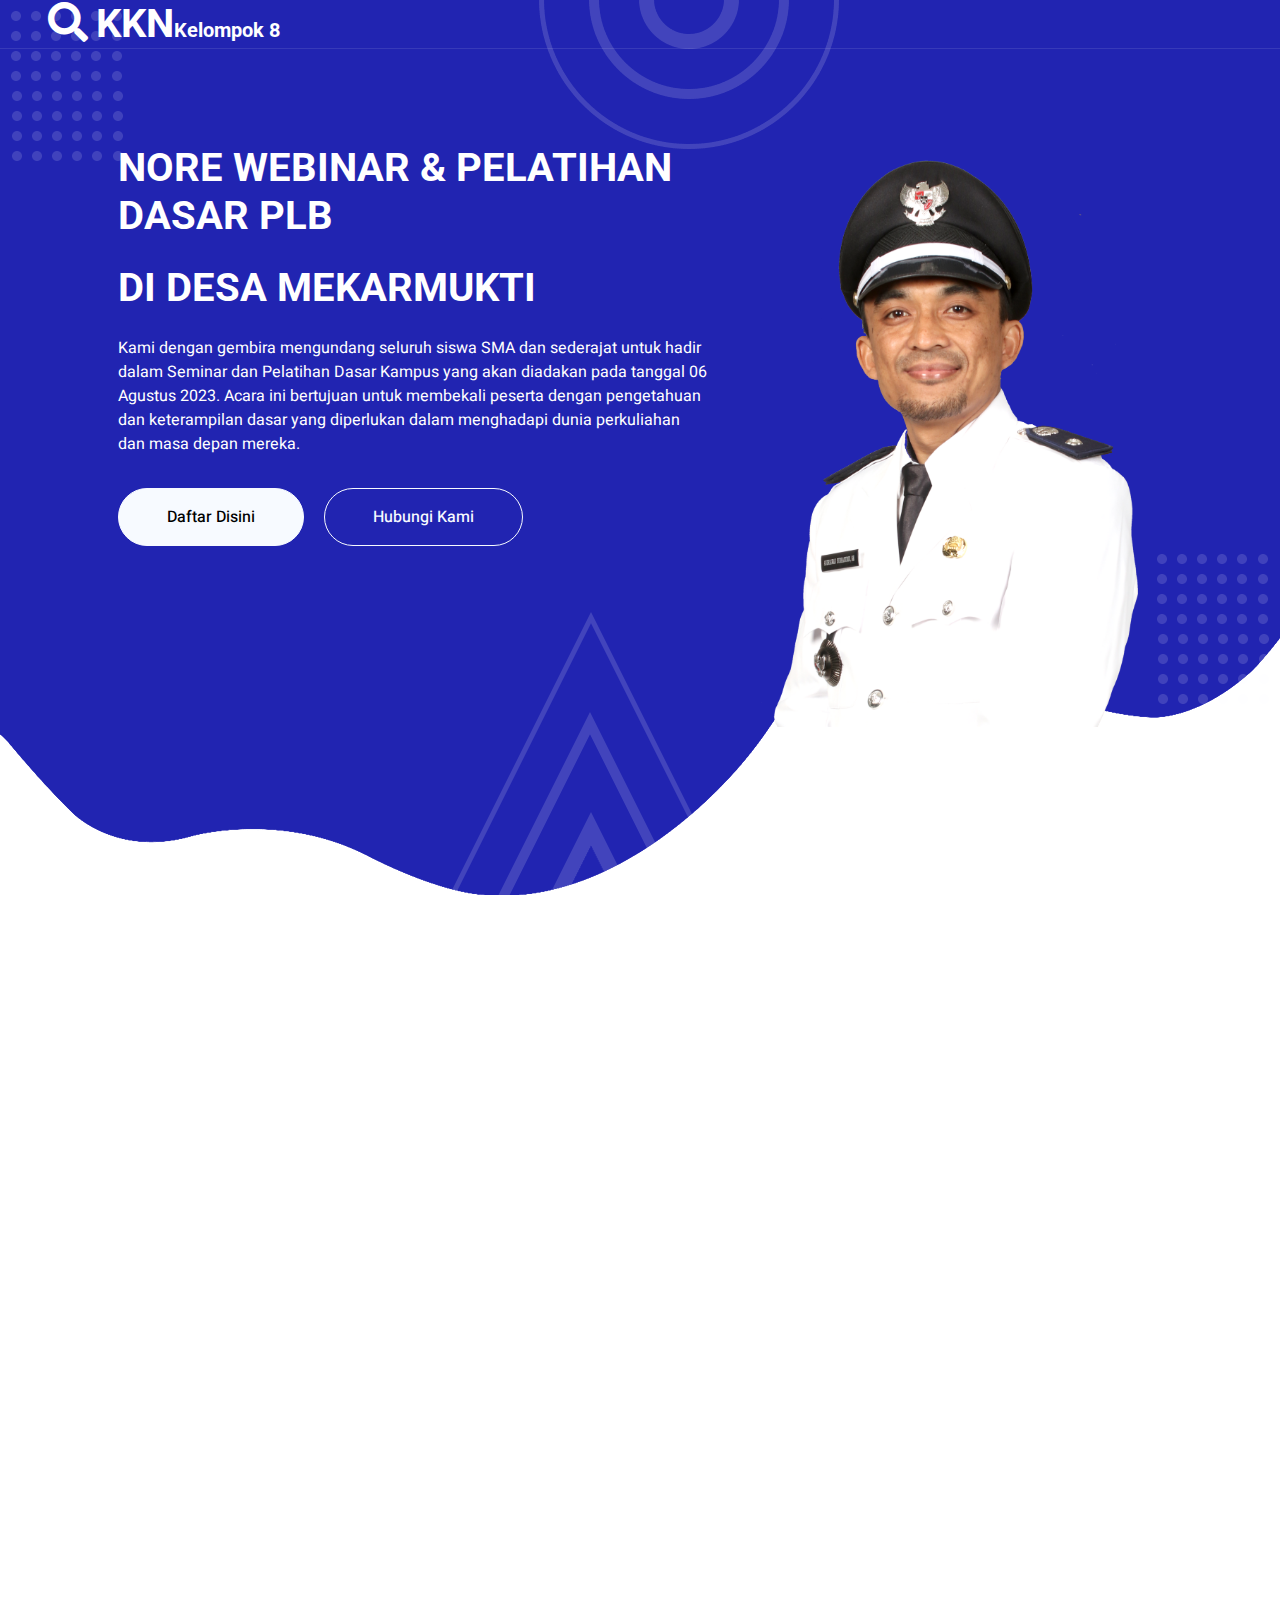
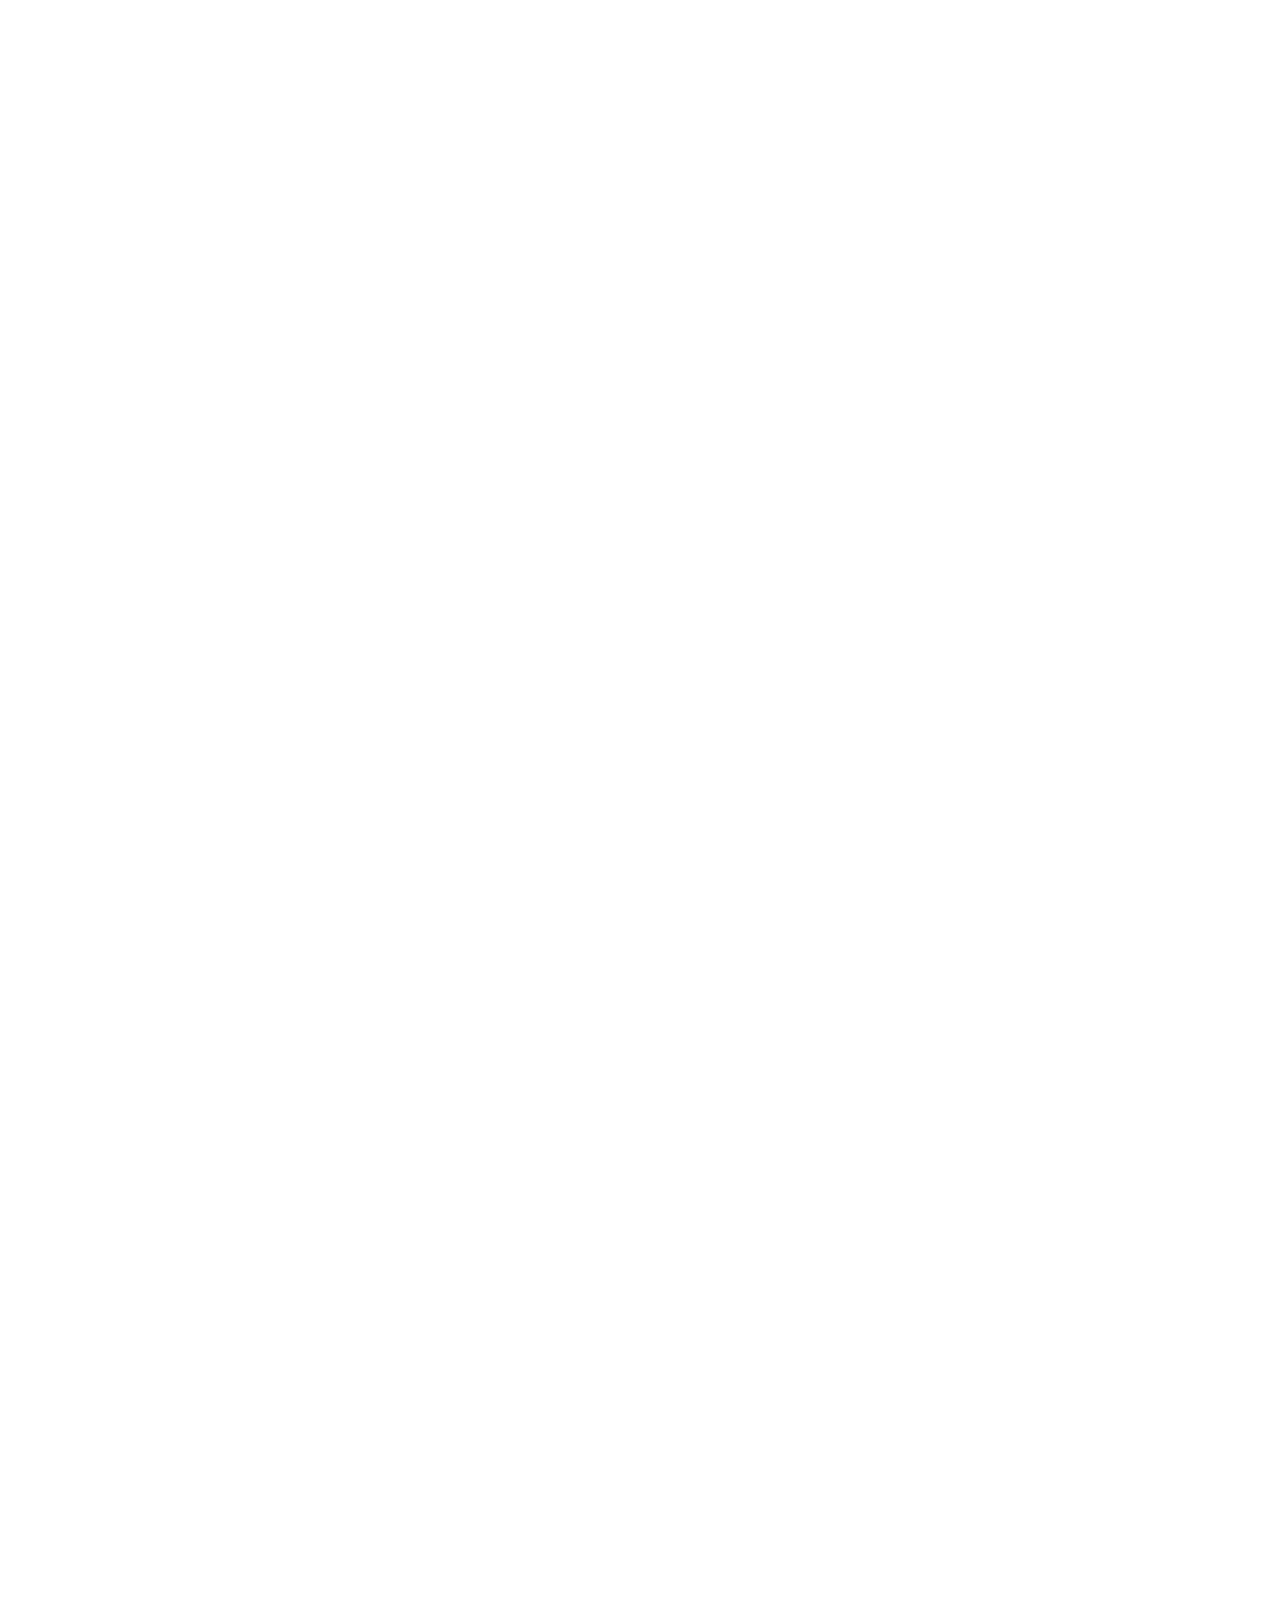
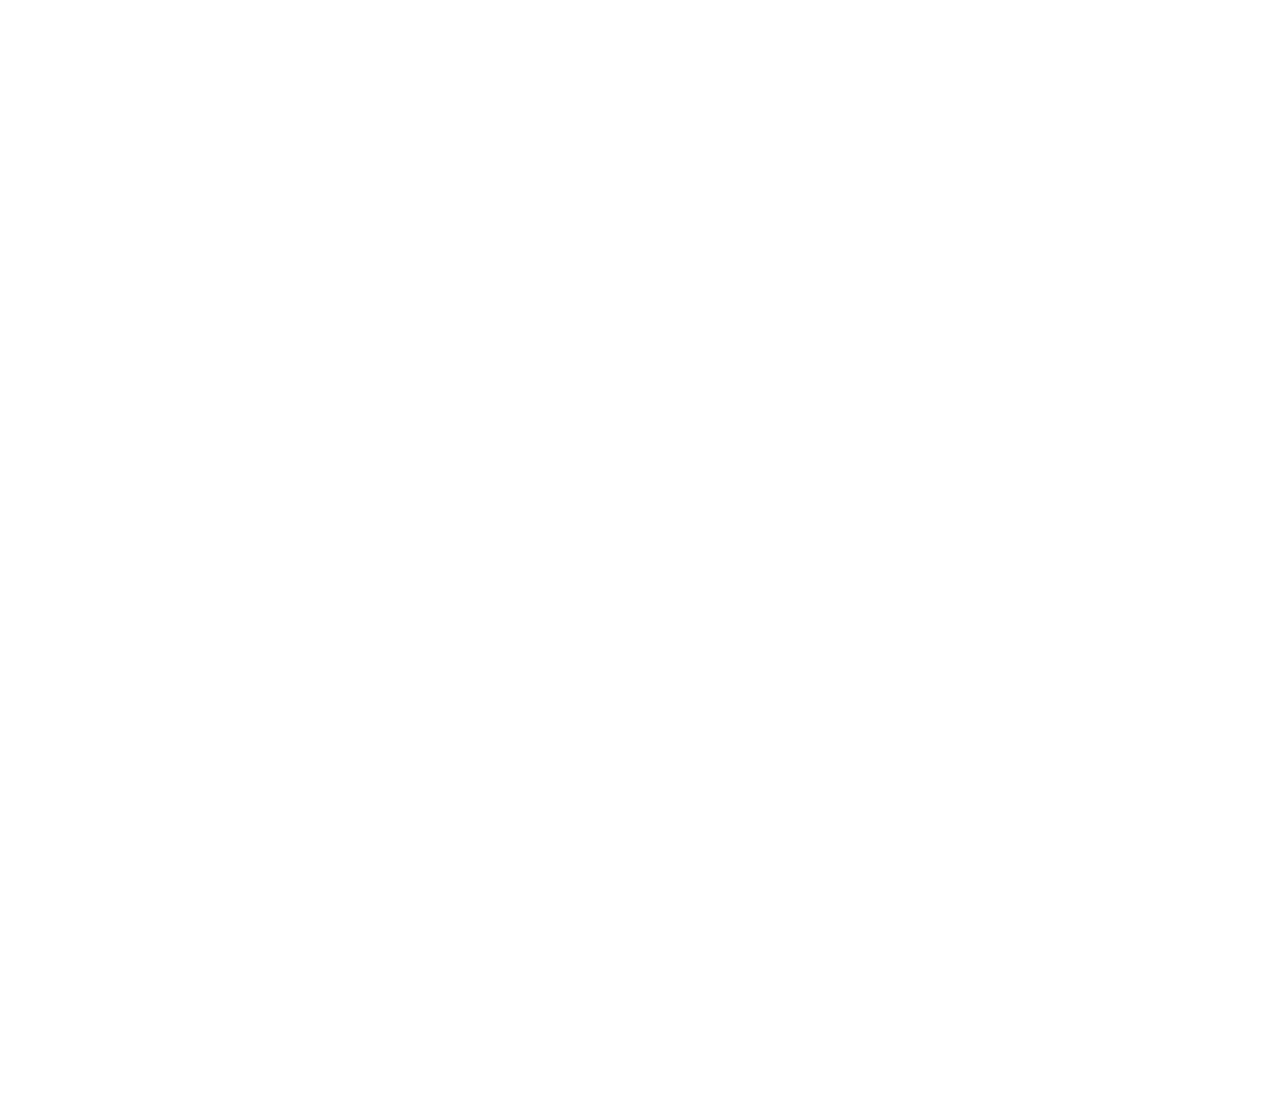
<file: index.html>
<!DOCTYPE html>
<html lang="en">

<head>
    <meta charset="utf-8">
    <title>Webinar Politeknik LP3I Bandung</title>
    <meta content="width=device-width, initial-scale=1.0" name="viewport">
    <meta content="" name="keywords">
    <meta content="" name="description">

    <!-- Favicon -->
    <link href="img/favicon.ico" rel="icon">

    <!-- Google Web Fonts -->
    <link rel="preconnect" href="https://fonts.googleapis.com">
    <link rel="preconnect" href="https://fonts.gstatic.com" crossorigin>
    <link href="https://fonts.googleapis.com/css2?family=Heebo:wght@400;500&family=Roboto:wght@400;500;700&display=swap" rel="stylesheet"> 

    <!-- Icon Font Stylesheet -->
    <link href="https://cdnjs.cloudflare.com/ajax/libs/font-awesome/5.10.0/css/all.min.css" rel="stylesheet">
    <link href="https://cdn.jsdelivr.net/npm/bootstrap-icons@1.4.1/font/bootstrap-icons.css" rel="stylesheet">

    <!-- Libraries Stylesheet -->
    <link href="lib/animate/animate.min.css" rel="stylesheet">
    <link href="lib/owlcarousel/assets/owl.carousel.min.css" rel="stylesheet">
    <link href="lib/lightbox/css/lightbox.min.css" rel="stylesheet">

    <!-- Customized Bootstrap Stylesheet -->
    <link href="css/bootstrap.min.css" rel="stylesheet">

    <!-- Template Stylesheet -->
    <link href="css/style.css" rel="stylesheet">
</head>

<body>
    <div class="container-xxl bg-white p-0">
        <!-- Spinner Start -->
        <div id="spinner" class="show bg-white position-fixed translate-middle w-100 vh-100 top-50 start-50 d-flex align-items-center justify-content-center">
            <div class="spinner-grow text-success" style="width: 3rem; height: 3rem;" role="status">
                <span class="sr-only">Loading...</span>
            </div>
        </div>
        <!-- Spinner End -->


        <!-- Navbar & Hero Start -->
        <div class="container-xxl position-relative p-0">
            <nav class="navbar navbar-expand-lg navbar-light px-4 px-lg-5 py-3 py-lg-0">
                <a href="" class="navbar-brand p-0">
                    <h1 class="m-0"><i class="fa fa-search me-2"></i>KKN<span class="fs-5">Kelompok 8</span></h1>
                    <!-- <img src="img/logo.png" alt="Logo"> -->
                </a>
                <!-- <button class="navbar-toggler" type="button" data-bs-toggle="collapse" data-bs-target="#navbarCollapse">
                    <span class="fa fa-bars"></span>
                </button>
                <div class="collapse navbar-collapse" id="navbarCollapse">
                    <div class="navbar-nav ms-auto py-0">
                        <!-- <a href="index.html" class="nav-item nav-link active">Home</a>
                        <a href="about.html" class="nav-item nav-link">About</a>
                        <a href="service.html" class="nav-item nav-link">Service</a>
                        <a href="project.html" class="nav-item nav-link">Project</a>
                        <div class="nav-item dropdown">
                            <a href="#" class="nav-link dropdown-toggle" data-bs-toggle="dropdown">Pages</a>
                            <div class="dropdown-menu m-0">
                                <a href="team.html" class="dropdown-item">Our Team</a>
                                <a href="testimonial.html" class="dropdown-item">Testimonial</a>
                                <a href="404.html" class="dropdown-item">404 Page</a>
                            </div>
                        </div>
                        <a href="contact.html" class="nav-item nav-link">Contact</a> -->
                    <!-- </div>
                    <butaton type="button" class="btn text-secondary ms-3" data-bs-toggle="modal" data-bs-target="#searchModal"><i class="fa fa-search"></i></butaton>
                    <a href="" class="btn btn-secondary text-light rounded-pill py-2 px-4 ms-3">Pro Version</a>
                <!-- </div>  -->
            </nav>

            <div class="container-xxl py-4 bg-primary hero-header mb-5">
                <div class="container my-5 py-5 px-lg-5">
                    <div class="row g-5 py-4">
                        <div class="col-lg-7 text-center text-lg-start">
                            <h1 class="text-white mb-4 animated zoomIn">NORE WEBINAR & PELATIHAN DASAR PLB</h1>
                            <h1 class="text-white mb-4 animated zoomIn">DI DESA MEKARMUKTI</h1>
                            <p class="text-white pb-3 animated zoomIn">Kami dengan gembira mengundang seluruh siswa SMA dan sederajat untuk hadir dalam Seminar dan Pelatihan Dasar Kampus yang akan diadakan pada tanggal 06 Agustus 2023. Acara ini bertujuan untuk membekali peserta dengan pengetahuan dan keterampilan dasar yang diperlukan dalam menghadapi dunia perkuliahan dan masa depan mereka.</p>
                            <a href="" class="btn btn-light py-sm-3 px-sm-5 rounded-pill me-3 animated slideInLeft">Daftar Disini</a>
                            <a href="https://wa.me/6283804201174" class="btn btn-outline-light py-sm-3 px-sm-5 rounded-pill animated slideInRight">Hubungi Kami</a>
                        </div>
                        <div class="col-lg-5 mb-4 text-center text-lg-start">
                            <img class="img-fluid" src="img/kades.png" alt="" height="400" width="450">
                        </div>
                    </div>
                </div>
            </div>
        </div>
        <!-- Navbar & Hero End -->


        <!-- Full Screen Search Start -->
        <div class="modal fade" id="searchModal" tabindex="-1">
            <div class="modal-dialog modal-fullscreen">
                <div class="modal-content" style="background: rgba(29, 29, 39, 0.7);">
                    <div class="modal-header border-0">
                        <button type="button" class="btn bg-white btn-close" data-bs-dismiss="modal" aria-label="Close"></button>
                    </div>
                    <div class="modal-body d-flex align-items-center justify-content-center">
                        <div class="input-group" style="max-width: 600px;">
                            <input type="text" class="form-control bg-transparent border-light p-3" placeholder="Type search keyword">
                            <button class="btn btn-light px-4"><i class="bi bi-search"></i></button>
                        </div>
                    </div>
                </div>
            </div>
        </div>
        <!-- Full Screen Search End -->


        <!-- About Start -->
        <div class="container-xxl py-5">
            <div class="container px-lg-6">
                <div class="row g-5">
                    <div class="col-lg-6 wow fadeInUp" data-wow-delay="0.1s">
                        <div class="section-title position-relative mb-4 pb-2">
                            <h2 class="mt-2">Komponen Pembahasan dan Keuntungan Mengikuti Kegiatan</h2>
                        </div>
                        <p class="mb-4 text-dark">Selamat datang di Webinar & Pelatihan. Kami hadir untuk menyediakan pengalaman inspiratif dan informatif bagi para profesional dan praktisi dalam (bidang/industri terkait). Bergabunglah dengan kami untuk mendapatkan wawasan mendalam, membangun jaringan, dan meraih potensi terbaik Anda.</p>
                        <p class="text-dark">Beberapa topik menarik yang akan dibahas dalam acara ini antara lain:</p>
                        <ul>
                            <li class="text-dark">Digital Marketing </li>
                            <li class="text-dark">Peranan Akuntansi dan Masa Depan Akuntansi dalam Rra Transformasi Digital</li>
                            <li class="text-dark">Bullying</li>
                            <li class="text-dark">Banyak Pelatihan (Komputer,Akuntansi,Photografi)</li>
                        </ul>
                        <div class="row g-3">
                            <div  class="col-md-10">
                                <h3 class="mt-2">Dapat Apa sih ikut kegiatan ini ?</h3>
                                <h6 class="text-dark mb-2"><i class="fa fa-check text-primary me-2"></i>Sertifikat</h6>
                                <h6 class="mb-2"><i class="fa fa-check text-primary me-2"></i>Wawasan Ilmu</h6>
                                <h6 class="mb-2"><i class="fa fa-check text-primary me-2"></i>Banyak Relasi</h6>
                            </div>
                        </div>
                        <div class="d-flex align-items-center mt-4">
                            <a class="btn btn-primary rounded-pill px-4 me-3" href="">Read More</a>
                            <a class="btn btn-outline-primary btn-square me-3" href="https://www.instagram.com/kkn_mekarmuktiplb/"><i class="fab fa-instagram"></i></a>
                        </div>
                    </div>
                    <div class="col-lg-6">
                        <img class="img-fluid wow zoomIn" data-wow-delay="0.5s" src="img/team.jpg">
                    </div>
                </div>
            </div>
        </div>
        <!-- About End -->


        <!-- Newsletter Start -->
        <!-- <div class="container-xxl bg-primary newsletter my-5 wow fadeInUp" data-wow-delay="0.1s">
            <div class="container px-lg-5">
                <div class="row align-items-center" style="height: 250px;">
                    <div class="col-12 col-md-6">
                        <h3 class="text-white">Ready to get started</h3>
                        <small class="text-white">Diam elitr est dolore at sanctus nonumy.</small>
                        <div class="position-relative w-100 mt-3">
                            <input class="form-control border-0 rounded-pill w-100 ps-4 pe-5" type="text" placeholder="Enter Your Email" style="height: 48px;">
                            <button type="button" class="btn shadow-none position-absolute top-0 end-0 mt-1 me-2"><i class="fa fa-paper-plane text-primary fs-4"></i></button>
                        </div>
                    </div>
                    <div class="col-md-6 text-center mb-n5 d-none d-md-block">
                        <img class="img-fluid mt-5" style="height: 250px;" src="img/newsletter.png">
                    </div>
                </div>
            </div>
        </div> -->
        <!-- Newsletter End -->


        <!-- Service Start -->
        <!-- <div class="container-xxl py-5">
            <div class="container px-lg-5">
                <div class="section-title position-relative text-center mb-5 pb-2 wow fadeInUp" data-wow-delay="0.1s">
                    <h6 class="position-relative d-inline text-primary ps-4">Our Services</h6>
                    <h2 class="mt-2">What Solutions We Provide</h2>
                </div>
                <div class="row g-4">
                    <div class="col-lg-4 col-md-6 wow zoomIn" data-wow-delay="0.1s">
                        <div class="service-item d-flex flex-column justify-content-center text-center rounded">
                            <div class="service-icon flex-shrink-0">
                                <i class="fa fa-home fa-2x"></i>
                            </div>
                            <h5 class="mb-3">SEO Optimization</h5>
                            <p>Erat ipsum justo amet duo et elitr dolor, est duo duo eos lorem sed diam stet diam sed stet lorem.</p>
                            <a class="btn px-3 mt-auto mx-auto" href="">Read More</a>
                        </div>
                    </div>
                    <div class="col-lg-4 col-md-6 wow zoomIn" data-wow-delay="0.3s">
                        <div class="service-item d-flex flex-column justify-content-center text-center rounded">
                            <div class="service-icon flex-shrink-0">
                                <i class="fa fa-home fa-2x"></i>
                            </div>
                            <h5 class="mb-3">Web Design</h5>
                            <p>Erat ipsum justo amet duo et elitr dolor, est duo duo eos lorem sed diam stet diam sed stet lorem.</p>
                            <a class="btn px-3 mt-auto mx-auto" href="">Read More</a>
                        </div>
                    </div>
                    <div class="col-lg-4 col-md-6 wow zoomIn" data-wow-delay="0.6s">
                        <div class="service-item d-flex flex-column justify-content-center text-center rounded">
                            <div class="service-icon flex-shrink-0">
                                <i class="fa fa-home fa-2x"></i>
                            </div>
                            <h5 class="mb-3">Social Media Marketing</h5>
                            <p>Erat ipsum justo amet duo et elitr dolor, est duo duo eos lorem sed diam stet diam sed stet lorem.</p>
                            <a class="btn px-3 mt-auto mx-auto" href="">Read More</a>
                        </div>
                    </div>
                    <div class="col-lg-4 col-md-6 wow zoomIn" data-wow-delay="0.1s">
                        <div class="service-item d-flex flex-column justify-content-center text-center rounded">
                            <div class="service-icon flex-shrink-0">
                                <i class="fa fa-home fa-2x"></i>
                            </div>
                            <h5 class="mb-3">Email Marketing</h5>
                            <p>Erat ipsum justo amet duo et elitr dolor, est duo duo eos lorem sed diam stet diam sed stet lorem.</p>
                            <a class="btn px-3 mt-auto mx-auto" href="">Read More</a>
                        </div>
                    </div>
                    <div class="col-lg-4 col-md-6 wow zoomIn" data-wow-delay="0.3s">
                        <div class="service-item d-flex flex-column justify-content-center text-center rounded">
                            <div class="service-icon flex-shrink-0">
                                <i class="fa fa-home fa-2x"></i>
                            </div>
                            <h5 class="mb-3">PPC Advertising</h5>
                            <p>Erat ipsum justo amet duo et elitr dolor, est duo duo eos lorem sed diam stet diam sed stet lorem.</p>
                            <a class="btn px-3 mt-auto mx-auto" href="">Read More</a>
                        </div>
                    </div>
                    <div class="col-lg-4 col-md-6 wow zoomIn" data-wow-delay="0.6s">
                        <div class="service-item d-flex flex-column justify-content-center text-center rounded">
                            <div class="service-icon flex-shrink-0">
                                <i class="fa fa-home fa-2x"></i>
                            </div>
                            <h5 class="mb-3">App Development</h5>
                            <p>Erat ipsum justo amet duo et elitr dolor, est duo duo eos lorem sed diam stet diam sed stet lorem.</p>
                            <a class="btn px-3 mt-auto mx-auto" href="">Read More</a>
                        </div>
                    </div>
                </div>
            </div>
        </div> -->
        <!-- Service End -->


        <!-- Portfolio Start -->
        <div class="container-xxl py-5">
            <div class="container px-lg-5">
                <div class="section-title position-relative text-center mb-5 pb-2 wow fadeInUp" data-wow-delay="0.1s">
                    <h2 class="mt-2">Webinar dan Pelatihan Politeknik LP3I Bandung</h2>
                </div>
                <div class="row mt-n2 wow fadeInUp" data-wow-delay="0.1s">
                    <div class="col-12 text-center">
                        <ul class="list-inline mb-5" id="portfolio-flters">
                            <li class="btn px-3 pe-4 active" data-filter="*">All</li>
                            <li class="btn px-3 pe-4" data-filter=".first">Webinar Dosen</li>
                            <li class="btn px-3 pe-4" data-filter=".second">Pelatihan Sekolah</li>
                    </div>
                </div>
                <div class="row g-4 portfolio-container">
                    <div class="col-lg-4 col-md-6 portfolio-item first wow zoomIn" data-wow-delay="0.1s">
                        <div class="position-relative rounded overflow-hidden">
                            <img class="img-fluid w-100" src="img/akuntan.jpg" alt="">
                            <div class="portfolio-overlay bg-primary" >
                                <a class="btn btn-light" href="img/poster bu vina.jpg" data-lightbox="portfolio"><i class="fa fa-plus fa-2x text-primary"></i></a>
                                <div class="mt-auto">
                                    <small class="text-white"><i class="fa fa-folder me-2"></i>Web Design</small>
                                    <a class="h5 d-block text-white mt-1 mb-0" href="akuntan.html">Akuntansi Era Transformasi Digital</a>
                                </div>
                            </div>
                        </div>
                    </div>
                    <div class="col-lg-4 col-md-6 portfolio-item second wow zoomIn" data-wow-delay="0.3s">
                        <div class="position-relative rounded overflow-hidden">
                            <img class="img-fluid w-100" src="img/calculator.jpg" alt="">
                            <div class="portfolio-overlay bg-primary">
                                <a class="btn btn-light" href="img/akuntansi.jpg" data-lightbox="portfolio"><i class="fa fa-plus fa-2x text-primary"></i></a>
                                <div class="mt-auto">
                                    <small class="text-white"><i class="fa fa-folder me-2"></i>Web Design</small>
                                    <a class="h5 d-block text-white mt-1 mb-0" href="Web01.html">Pelatihan Akuntansi</a>
                                </div>
                            </div>
                        </div>
                    </div>
                    <div class="col-lg-4 col-md-6 portfolio-item first wow zoomIn" data-wow-delay="0.6s">
                        <div class="position-relative rounded overflow-hidden">
                            <img class="img-fluid w-100" src="img/bully.jpg" alt="">
                            <div class="portfolio-overlay bg-primary">
                                <a class="btn btn-light" href="img/" data-lightbox="portfolio"><i class="fa fa-plus fa-2x text-primary"></i>COMING SOON</a>
                                <div class="mt-auto">
                                    <small class="text-white"><i class="fa fa-folder me-2"></i>Web Design</small>
                                    <a class="h5 d-block text-white mt-1 mb-0" href="bully.html">Bullying</a>
                                </div>
                            </div>
                        </div>
                    </div>
                    <div class="col-lg-4 col-md-6 portfolio-item second wow zoomIn" data-wow-delay="0.1s">
                        <div class="position-relative rounded overflow-hidden">
                            <img class="img-fluid w-100" src="img/kamera.jpg" alt="">
                            <div class="portfolio-overlay bg-primary">
                                <a class="btn btn-light" href="img/fotografi.png" data-lightbox="portfolio"><i class="fa fa-plus fa-2x text-primary"></i></a>
                                <div class="mt-auto">
                                    <small class="text-white"><i class="fa fa-folder me-2"></i>Web Design</small>
                                    <a class="h5 d-block text-white mt-1 mb-0" href="Web02.html">Pelatihan Photografi</a>
                                </div>
                            </div>
                        </div>
                    </div>
                    <div class="col-lg-4 col-md-6 portfolio-item first wow zoomIn" data-wow-delay="0.1s">
                        <div class="position-relative rounded overflow-hidden">
                            <img class="img-fluid w-100" src="img/dm.jpg" alt="">
                            <div class="portfolio-overlay bg-primary">
                                <a class="btn btn-light" href="img/posterojak.jpg" data-lightbox="portfolio"><i class="fa fa-plus fa-2x text-primary"></i></a>
                                <div class="mt-auto">
                                    <small class="text-white"><i class="fa fa-folder me-2"></i>Web Design</small>
                                    <a class="h5 d-block text-white mt-1 mb-0" href="digitalmarketing.html">Digital Marketing</a>
                                </div>
                            </div>
                        </div>
                    </div>
                    <div class="col-lg-4 col-md-6 portfolio-item second wow zoomIn" data-wow-delay="0.1s">
                        <div class="position-relative rounded overflow-hidden">
                            <img class="img-fluid w-100" src="img/pc.jpg" alt="">
                            <div class="portfolio-overlay bg-primary">
                                <a class="btn btn-light" href="img/komputer.jpg" data-lightbox="portfolio"><i class="fa fa-plus fa-2x text-primary"></i></a>
                                <div class="mt-auto">
                                    <small class="text-white"><i class="fa fa-folder me-2"></i>Web Design</small>
                                    <a class="h5 d-block text-white mt-1 mb-0" href="komputer.html">Pelatihan Komputer</a>
                                </div>
                            </div>
                        </div>
                    </div>
                </div>
            </div>
        </div> 
        <!-- Portfolio End


        <!-- Testimonial Start -->
         <!-- <div class="container-xxl bg-primary testimonial py-5 my-5 wow fadeInUp" data-wow-delay="0.1s">
            <div class="container py-5 px-lg-5">
                <div class="owl-carousel testimonial-carousel">
                    <div class="testimonial-item bg-transparent border rounded text-white p-4">
                        <i class="fa fa-quote-left fa-2x mb-3"></i>
                        <p>Dolor et eos labore, stet justo sed est sed. Diam sed sed dolor stet amet eirmod eos labore diam</p>
                        <div class="d-flex align-items-center">
                            <img class="img-fluid flex-shrink-0 rounded-circle" src="img/testimonial-1.jpg" style="width: 50px; height: 50px;">
                            <div class="ps-3">
                                <h6 class="text-white mb-1">Client Name</h6>
                                <small>Profession</small>
                            </div>
                        </div>
                    </div>
                    <div class="testimonial-item bg-transparent border rounded text-white p-4">
                        <i class="fa fa-quote-left fa-2x mb-3"></i>
                        <p>Dolor et eos labore, stet justo sed est sed. Diam sed sed dolor stet amet eirmod eos labore diam</p>
                        <div class="d-flex align-items-center">
                            <img class="img-fluid flex-shrink-0 rounded-circle" src="img/testimonial-2.jpg" style="width: 50px; height: 50px;">
                            <div class="ps-3">
                                <h6 class="text-white mb-1">Client Name</h6>
                                <small>Profession</small>
                            </div>
                        </div>
                    </div>
                    <div class="testimonial-item bg-transparent border rounded text-white p-4">
                        <i class="fa fa-quote-left fa-2x mb-3"></i>
                        <p>Dolor et eos labore, stet justo sed est sed. Diam sed sed dolor stet amet eirmod eos labore diam</p>
                        <div class="d-flex align-items-center">
                            <img class="img-fluid flex-shrink-0 rounded-circle" src="img/testimonial-3.jpg" style="width: 50px; height: 50px;">
                            <div class="ps-3">
                                <h6 class="text-white mb-1">Client Name</h6>
                                <small>Profession</small>
                            </div>
                        </div>
                    </div>
                    <div class="testimonial-item bg-transparent border rounded text-white p-4">
                        <i class="fa fa-quote-left fa-2x mb-3"></i>
                        <p>Dolor et eos labore, stet justo sed est sed. Diam sed sed dolor stet amet eirmod eos labore diam</p>
                        <div class="d-flex align-items-center">
                            <img class="img-fluid flex-shrink-0 rounded-circle" src="img/testimonial-4.jpg" style="width: 50px; height: 50px;">
                            <div class="ps-3">
                                <h6 class="text-white mb-1">Client Name</h6>
                                <small>Profession</small>
                            </div>
                        </div>
                    </div>
                </div>
            </div>
        </div> -->
        <!-- Testimonial End -->


        <!-- Team Start -->
        <div class="container-xxl py-5">
            <div class="container px-lg-5">
                <div class="section-title position-relative text-center mb-5 pb-2 wow fadeInUp" data-wow-delay="0.1s">
                    
                    <h2 class="mt-2">Pemateri Seminar</h2>
                </div>
                <div class="row g-4">
                    <div class="col-lg-4 col-md-6 wow fadeInUp" data-wow-delay="0.1s">
                        <div class="team-item">
                            <div class="d-flex">
                                <div class="flex-shrink-0 d-flex flex-column align-items-center mt-4 pt-5" style="width: 75px;">
                                    <a class="btn btn-square text-success bg-white my-1" href=""><i class="fab fa-facebook-f"></i></a>
                                    <a class="btn btn-square text-success bg-white my-1" href=""><i class="fab fa-twitter"></i></a>
                                    <a class="btn btn-square text-success bg-white my-1" href=""><i class="fab fa-instagram"></i></a>
                                    <a class="btn btn-square text-success bg-white my-1" href=""><i class="fab fa-linkedin-in"></i></a>
                                </div>
                                <img class="img-fluid rounded w-50" src="img/ajak.jpg" alt="">
                            </div>
                            <div class="px-5 py-3">
                                <h5 class="fw-bold m-0">ABDUR RAZAK,S.E.,M.M</h5>
                                <small>0430037103</small>
                            </div>
                        </div>
                    </div>
                    <div class="col-lg-4 col-md-6 wow fadeInUp" data-wow-delay="0.3s">
                        <div class="team-item">
                            <div class="d-flex">
                                <div class="flex-shrink-0 d-flex flex-column align-items-center mt-4 pt-5" style="width: 75px;">
                                    <a class="btn btn-square text-success bg-white my-1" href=""><i class="fab fa-facebook-f"></i></a>
                                    <a class="btn btn-square text-success bg-white my-1" href=""><i class="fab fa-twitter"></i></a>
                                    <a class="btn btn-square text-success bg-white my-1" href=""><i class="fab fa-instagram"></i></a>
                                    <a class="btn btn-square text-success bg-white my-1" href=""><i class="fab fa-linkedin-in"></i></a>
                                </div>
                                <img class="img-fluid rounded w-50" src="img/pa bambang.jpg" alt="">
                            </div>
                            <div class="px-5 py-3">
                                <h5 class="fw-bold m-0">BAMBANG SUPRAYOGI,S.E.,M.SI</h5>
                                <small>0430037103</small>
                            </div>
                        </div>
                    </div>
                    <div class="col-lg-4 col-md-6 wow fadeInUp" data-wow-delay="0.3s">
                        <div class="team-item">
                            <div class="d-flex">
                                <div class="flex-shrink-0 d-flex flex-column align-items-center mt-4 pt-5" style="width: 75px;">
                                    <a class="btn btn-square text-success bg-white my-1" href=""><i class="fab fa-facebook-f"></i></a>
                                    <a class="btn btn-square text-success bg-white my-1" href=""><i class="fab fa-twitter"></i></a>
                                    <a class="btn btn-square text-success bg-white my-1" href=""><i class="fab fa-instagram"></i></a>
                                    <a class="btn btn-square text-success bg-white my-1" href=""><i class="fab fa-linkedin-in"></i></a>
                                </div>
                                <img class="img-fluid rounded w-50" src="img/vina.jpg" alt="">
                            </div>
                            <div class="px-5 py-3">
                                <h5 class="fw-bold m-0">VINA ADRIANA, S.E.,M.Ak</h5>
                                <small>0430037103</small>
                            </div>
                        </div>
                    </div>
                    <div class="col-lg-4 col-md-6 wow fadeInUp" data-wow-delay="0.3s">
                        <div class="team-item">
                            <div class="d-flex">
                                <div class="flex-shrink-0 d-flex flex-column align-items-center mt-4 pt-5" style="width: 75px;">
                                    <a class="btn btn-square text-success bg-white my-1" href=""><i class="fab fa-facebook-f"></i></a>
                                    <a class="btn btn-square text-success bg-white my-1" href=""><i class="fab fa-twitter"></i></a>
                                    <a class="btn btn-square text-success bg-white my-1" href=""><i class="fab fa-instagram"></i></a>
                                    <a class="btn btn-square text-success bg-white my-1" href=""><i class="fab fa-linkedin-in"></i></a>
                                </div>
                                <img class="img-fluid rounded w-50" src="img/Annisa.jpg" alt="">
                            </div>
                            <div class="px-5 py-3">
                                <a href="CVannisa.html"><h5 class="fw-bold m-0">ANNISA ROSDIANA</h5></a>
                                <small>202103029</small>
                            </div>
                        </div>
                    </div>
                    <div class="col-lg-4 col-md-6 wow fadeInUp" data-wow-delay="0.3s">
                        <div class="team-item">
                            <div class="d-flex">
                                <div class="flex-shrink-0 d-flex flex-column align-items-center mt-4 pt-5" style="width: 75px;">
                                    <a class="btn btn-square text-success bg-white my-1" href=""><i class="fab fa-facebook-f"></i></a>
                                    <a class="btn btn-square text-success bg-white my-1" href=""><i class="fab fa-twitter"></i></a>
                                    <a class="btn btn-square text-success bg-white my-1" href=""><i class="fab fa-instagram"></i></a>
                                    <a class="btn btn-square text-success bg-white my-1" href=""><i class="fab fa-linkedin-in"></i></a>
                                </div>
                                <img class="img-fluid rounded w-50" src="img/Hatta.jpg" alt="">
                            </div>
                            <div class="px-5 py-3">
                                <a href="CVhatta.html"><h5 class="fw-bold m-0">RADITYA HATTA A</h5></a>
                                <small>202103081</small>
                            </div>
                        </div>
                    </div>
                    <div class="col-lg-4 col-md-6 wow fadeInUp" data-wow-delay="0.3s">
                        <div class="team-item">
                            <div class="d-flex">
                                <div class="flex-shrink-0 d-flex flex-column align-items-center mt-4 pt-5" style="width: 75px;">
                                    <a class="btn btn-square text-success bg-white my-1" href=""><i class="fab fa-facebook-f"></i></a>
                                    <a class="btn btn-square text-success bg-white my-1" href=""><i class="fab fa-twitter"></i></a>
                                    <a class="btn btn-square text-success bg-white my-1" href=""><i class="fab fa-instagram"></i></a>
                                    <a class="btn btn-square text-success bg-white my-1" href=""><i class="fab fa-linkedin-in"></i></a>
                                </div>
                                <img class="img-fluid rounded w-50" src="img/Davina.jpg" alt="">
                            </div>
                            <div class="px-5 py-3">
                                <a href="CVdavina.html"><h5 class="fw-bold m-0">DAVINA ZAHRA JESIKA</h5></a>
                                <small>202103037</small>
                            </div>
                        </div>
                    </div>
                    <div class="col-lg-4 col-md-6 wow fadeInUp" data-wow-delay="0.3s">
                        <div class="team-item">
                            <div class="d-flex" ">
                                <div class="flex-shrink-0 d-flex flex-column align-items-center mt-4 pt-5" style="width: 75px;">
                                    <a class="btn btn-square text-success bg-white my-1" href=""><i class="fab fa-facebook-f"></i></a>
                                    <a class="btn btn-square text-success bg-white my-1" href=""><i class="fab fa-twitter"></i></a>
                                    <a class="btn btn-square text-success bg-white my-1" href=""><i class="fab fa-instagram"></i></a>
                                    <a class="btn btn-square text-success bg-white my-1" href=""><i class="fab fa-linkedin-in"></i></a>
                                </div>
                                <img class="img-fluid rounded w-50" src="img/Cindi.jpg" alt="">
                            </div>
                            <div class="px-5 py-3" >
                                <a href="CVcindi.html"><h5 class="fw-bold m-0">CINDI WIDIAWATI</h5></a>
                                <small>202102009</small>
                            </div>
                        </div>
                    </div>
                    <div class="col-lg-4 col-md-6 wow fadeInUp" data-wow-delay="0.3s">
                        <div class="team-item">
                            <div class="d-flex">
                                <div class="flex-shrink-0 d-flex flex-column align-items-center mt-4 pt-5" style="width: 75px;">
                                    <a class="btn btn-square text-success bg-white my-1" href=""><i class="fab fa-facebook-f"></i></a>
                                    <a class="btn btn-square text-success bg-white my-1" href=""><i class="fab fa-twitter"></i></a>
                                    <a class="btn btn-square text-success bg-white my-1" href=""><i class="fab fa-instagram"></i></a>
                                    <a class="btn btn-square text-success bg-white my-1" href=""><i class="fab fa-linkedin-in"></i></a>
                                </div>
                                <img class="img-fluid rounded w-50" src="img/ojan.jpg" alt="">
                            </div>
                            <div class="px-5 py-3">
                                <a href="CVozan.html"><h5 class="fw-bold m-0">FAUZAN SALIM</h5></a>
                                <small>202102042</small>
                            </div>
                        </div>
                    </div>
                    <div class="col-lg-4 col-md-6 wow fadeInUp" data-wow-delay="0.6s">
                        <div class="team-item">
                            <div class="d-flex">
                                <div class="flex-shrink-0 d-flex flex-column align-items-center mt-4 pt-5" style="width: 75px;">
                                    <a class="btn btn-square text-success bg-white my-1" href=""><i class="fab fa-facebook-f"></i></a>
                                    <a class="btn btn-square text-success bg-white my-1" href=""><i class="fab fa-twitter"></i></a>
                                    <a class="btn btn-square text-success bg-white my-1" href=""><i class="fab fa-instagram"></i></a>
                                    <a class="btn btn-square text-success bg-white my-1" href=""><i class="fab fa-linkedin-in"></i></a>
                                </div>
                                <img class="img-fluid rounded w-50" src="img/Iqbal.jpg" alt="">
                            </div>
                            <div class="px-5 py-3">
                                <a href="CViqbal.html"><h5 class="fw-bold m-0">MUHAMMAD IQBAL ZAIN</h5></a>
                                <small>202104062</small>
                            </div>
                        </div>
                    </div>
                </div>
            </div>
        </div>
        <!-- Team End -->
        <!-- Footer Start -->
        <div class="container-fluid bg-primary text-light footer mt-5 pt-5 wow fadeIn" data-wow-delay="0.1s">
            <div class="container py-5 px-lg-5">
                <div class="row g-5">
                    
        <!-- Footer End -->



    <!-- JavaScript Libraries -->
    <script src="https://code.jquery.com/jquery-3.4.1.min.js"></script>
    <script src="https://cdn.jsdelivr.net/npm/bootstrap@5.0.0/dist/js/bootstrap.bundle.min.js"></script>
    <script src="lib/wow/wow.min.js"></script>
    <script src="lib/easing/easing.min.js"></script>
    <script src="lib/waypoints/waypoints.min.js"></script>
    <script src="lib/owlcarousel/owl.carousel.min.js"></script>
    <script src="lib/isotope/isotope.pkgd.min.js"></script>
    <script src="lib/lightbox/js/lightbox.min.js"></script>

    <!-- Template Javascript -->
    <script src="js/main.js"></script>
</body>

</html>
</file>
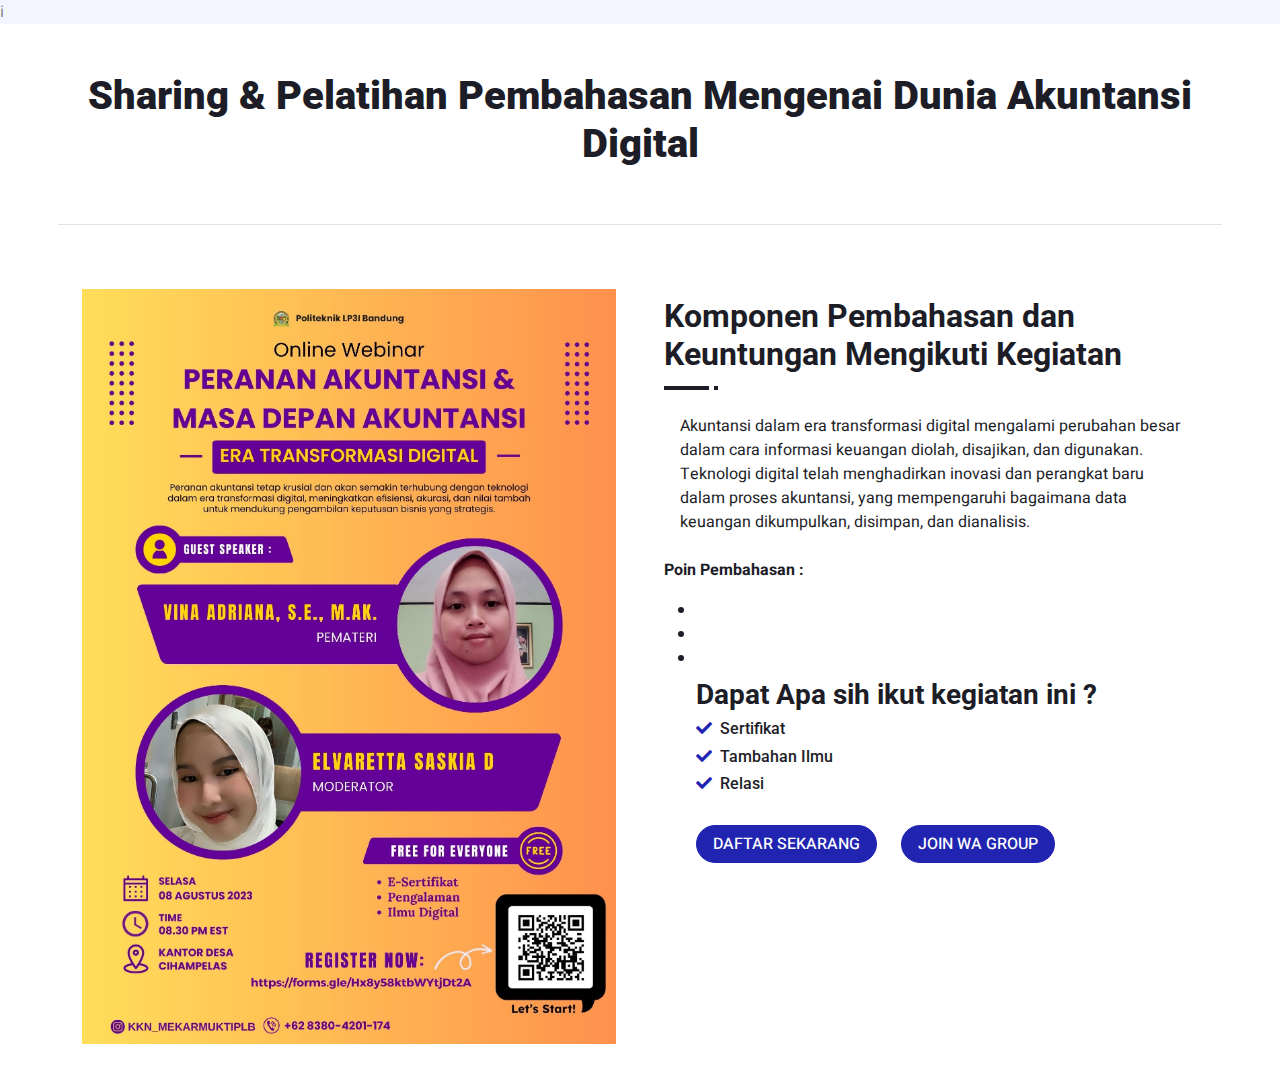
<file: akuntan.html>
<!DOCTYPE html>
<html lang="en">

<head>
    <meta charset="utf-8">
    <title>Webinar Politeknik LP3I Bandung</title>
    <meta content="width=device-width, initial-scale=1.0" name="viewport">
    <meta content="" name="keywords">
    <meta content="" name="description">

    <!-- Favicon -->
    <link href="img/favicon.ico" rel="icon">

    <!-- Google Web Fonts -->
    <link rel="preconnect" href="https://fonts.googleapis.com">
    <link rel="preconnect" href="https://fonts.gstatic.com" crossorigin>
    <link href="https://fonts.googleapis.com/css2?family=Heebo:wght@400;500&family=Roboto:wght@400;500;700&display=swap" rel="stylesheet"> 

    <!-- Icon Font Stylesheet -->
    <link href="https://cdnjs.cloudflare.com/ajax/libs/font-awesome/5.10.0/css/all.min.css" rel="stylesheet">
    <link href="https://cdn.jsdelivr.net/npm/bootstrap-icons@1.4.1/font/bootstrap-icons.css" rel="stylesheet">

    <!-- Libraries Stylesheet -->
    <link href="lib/animate/animate.min.css" rel="stylesheet">
    <link href="lib/owlcarousel/assets/owl.carousel.min.css" rel="stylesheet">
    <link href="lib/lightbox/css/lightbox.min.css" rel="stylesheet">

    <!-- Customized Bootstrap Stylesheet -->
    <link href="css/bootstrap.min.css" rel="stylesheet">

    <!-- Template Stylesheet -->
    <link href="css/style.css" rel="stylesheet">
</head>

<body>
    i
    <div class="container-xxl bg-white p-0">
        <!-- Spinner Start -->
        <div id="spinner" class="show bg-white position-fixed translate-middle w-100 vh-100 top-50 start-50 d-flex align-items-center justify-content-center">
            <div class="spinner-grow text-success" style="width: 3rem; height: 3rem;" role="status">
                <span class="sr-only">Loading...</span>
            </div>
        </div>
        <!-- Spinner End -->

        <!-- Navbar & Hero Start -->
        <div class="container-xxl position-relative p-0">
            <nav class="navbar navbar-expand-lg navbar-light px-4 px-lg-5 py-3 py-lg-0">
                <a href="index.html" class="navbar-brand p-0">
                    <h1 class="m-0"><i class="fa fa-search me-2"></i>KKN<span class="fs-5">Kelompok 8</span></h1>
                </a>
                
            </nav>

        <!-- Full Screen Search Start -->
        <div class="modal fade" id="searchModal" tabindex="-1">
            <div class="modal-dialog modal-fullscreen">
                <div class="modal-content" style="background: rgba(29, 29, 39, 0.7);">
                    <div class="modal-header border-0">
                        <button type="button" class="btn bg-white btn-close" data-bs-dismiss="modal" aria-label="Close"></button>
                    </div>
                    <div class="modal-body d-flex align-items-center justify-content-center">
                        <div class="input-group" style="max-width: 600px;">
                            <input type="text" class="form-control bg-transparent border-light p-3" placeholder="Type search keyword">
                            <button class="btn btn-light px-4"><i class="bi bi-search"></i></button>
                        </div>
                    </div>
                </div>
            </div>
        </div>
        <!-- Full Screen Search End -->


        <!-- About Start -->
        
        <div class="container-xxl py-5">
            <div class="container px-lg-6">
                <div class="row g-5">
                    <h1 class="text-center font-awesome"><b>Sharing & Pelatihan Pembahasan Mengenai Dunia Akuntansi Digital</b></h1><hr>
                    <div class="col-lg-6">
                        <img class="img-fluid wow zoomIn" data-wow-delay="0.5s" src="img/poster bu vina.jpg">
                    </div>
                    <div class="col-lg-6 wow fadeInUp" data-wow-delay="0.1s">
                        <div class="section-title position-relative mb-4 pb-2">
                            <h2 class="mt-2">Komponen Pembahasan dan Keuntungan Mengikuti Kegiatan</h2>
                        </div>
                        <p class="mb-4 text-dark px-3">Akuntansi dalam era transformasi digital mengalami perubahan besar dalam cara informasi keuangan diolah, disajikan, dan digunakan. Teknologi digital telah menghadirkan inovasi dan perangkat baru dalam proses akuntansi, yang mempengaruhi bagaimana data keuangan dikumpulkan, disimpan, dan dianalisis.</p>
                        <p class="text-dark"><b>Poin Pembahasan :</b></p>
                        <ul>
                            <li class="text-dark"></li>
                            <li class="text-dark"></li>
                            <li class="text-dark"></li
                        </ul>
                        <div class="row g-3 mb-4">
                            <div  class="col-md-10">
                                <h3 class="mt-2">Dapat Apa sih ikut kegiatan ini ?</h3>
                                <h6 class="text-dark mb-2"><i class="fa fa-check text-primary me-2"></i>Sertifikat</h6>
                                <h6 class="mb-2"><i class="fa fa-check text-primary me-2"></i>Tambahan Ilmu</h6>
                                <h6 class="mb-2"><i class="fa fa-check text-primary me-2"></i>Relasi</h6>
                            </div>
                        </div>
                        <div class="d-flex align-items-center mt-4">
                            <a class="btn btn-primary rounded-pill px-3 me-4" href="https://forms.gle/NgMYz5pZGxgnz7hs5">DAFTAR SEKARANG</a>
                            <a class="btn btn-primary rounded-pill px-3 me-4" href="https://chat.whatsapp.com/KCyW2i3zc1L6Sm5SFF43zh ">JOIN WA GROUP</a>
                        </div>
                    </div>
                  
                </div>
            </div>
        </div>
        <!-- About End -->



    <!-- JavaScript Libraries -->
    <script src="https://code.jquery.com/jquery-3.4.1.min.js"></script>
    <script src="https://cdn.jsdelivr.net/npm/bootstrap@5.0.0/dist/js/bootstrap.bundle.min.js"></script>
    <script src="lib/wow/wow.min.js"></script>
    <script src="lib/easing/easing.min.js"></script>
    <script src="lib/waypoints/waypoints.min.js"></script>
    <script src="lib/owlcarousel/owl.carousel.min.js"></script>
    <script src="lib/isotope/isotope.pkgd.min.js"></script>
    <script src="lib/lightbox/js/lightbox.min.js"></script>

    <!-- Template Javascript -->
    <script src="js/main.js"></script>
</body>

</html>
</file>
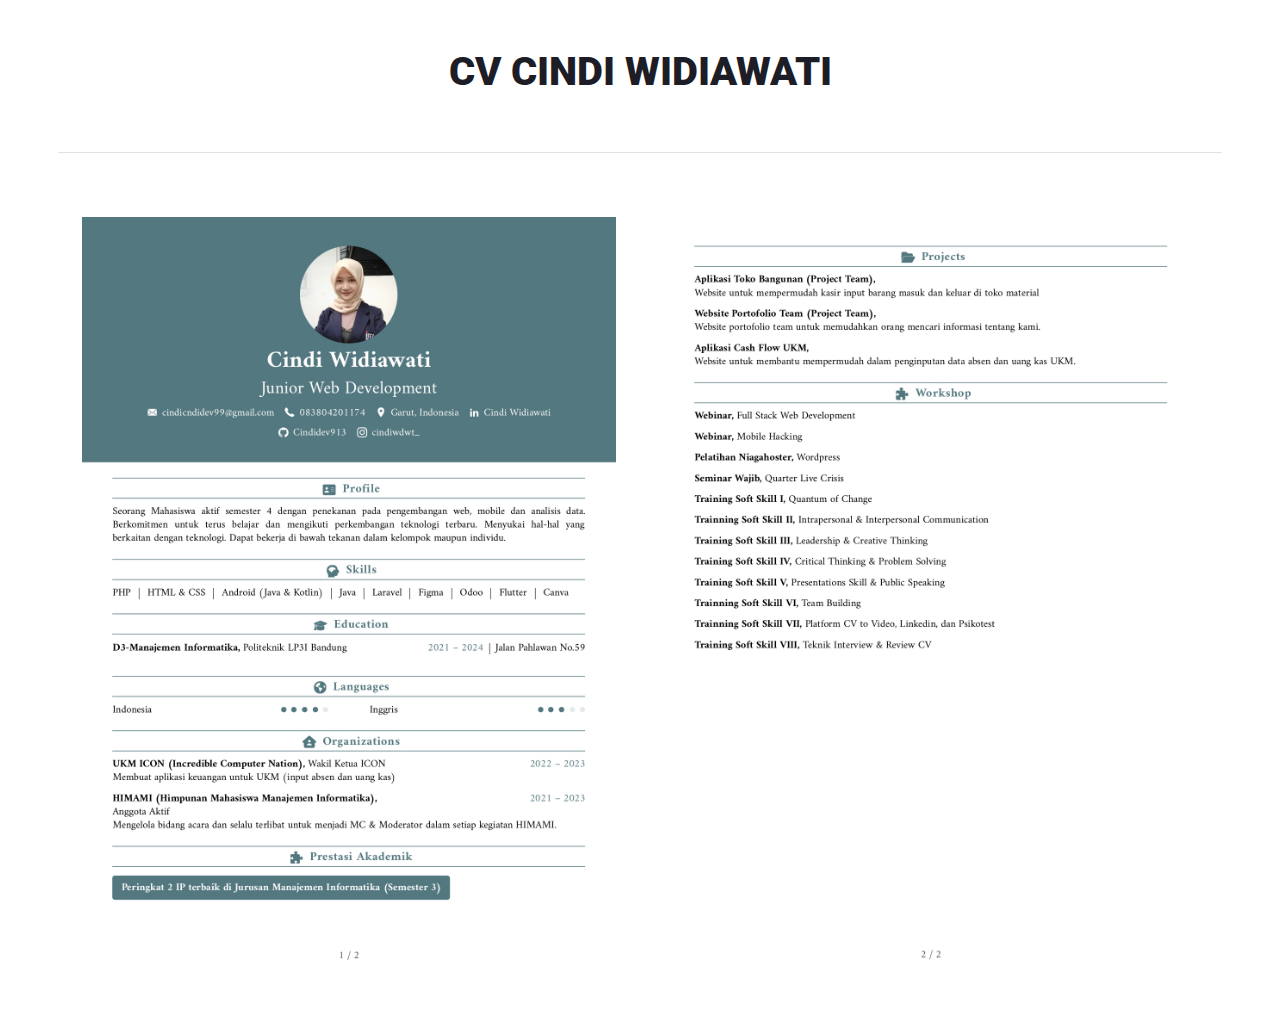
<file: CVcindi.html>
<!DOCTYPE html>
<html lang="en">

<head>
    <meta charset="utf-8">
    <title>Webinar Politeknik LP3I Bandung</title>
    <meta content="width=device-width, initial-scale=1.0" name="viewport">
    <meta content="" name="keywords">
    <meta content="" name="description">

    <!-- Favicon -->
    <link href="img/favicon.ico" rel="icon">

    <!-- Google Web Fonts -->
    <link rel="preconnect" href="https://fonts.googleapis.com">
    <link rel="preconnect" href="https://fonts.gstatic.com" crossorigin>
    <link href="https://fonts.googleapis.com/css2?family=Heebo:wght@400;500&family=Roboto:wght@400;500;700&display=swap" rel="stylesheet"> 

    <!-- Icon Font Stylesheet -->
    <link href="https://cdnjs.cloudflare.com/ajax/libs/font-awesome/5.10.0/css/all.min.css" rel="stylesheet">
    <link href="https://cdn.jsdelivr.net/npm/bootstrap-icons@1.4.1/font/bootstrap-icons.css" rel="stylesheet">

    <!-- Libraries Stylesheet -->
    <link href="lib/animate/animate.min.css" rel="stylesheet">
    <link href="lib/owlcarousel/assets/owl.carousel.min.css" rel="stylesheet">
    <link href="lib/lightbox/css/lightbox.min.css" rel="stylesheet">

    <!-- Customized Bootstrap Stylesheet -->
    <link href="css/bootstrap.min.css" rel="stylesheet">

    <!-- Template Stylesheet -->
    <link href="css/style.css" rel="stylesheet">
</head>

<body>
    <div class="container-xxl bg-white p-0">
        <!-- Spinner Start -->
        <div id="spinner" class="show bg-white position-fixed translate-middle w-100 vh-100 top-50 start-50 d-flex align-items-center justify-content-center">
            <div class="spinner-grow text-success" style="width: 3rem; height: 3rem;" role="status">
                <span class="sr-only">Loading...</span>
            </div>
        </div>
        <!-- Spinner End -->

        <!-- Navbar & Hero Start -->
        <div class="container-xxl position-relative p-0">
            <nav class="navbar navbar-expand-lg navbar-light px-4 px-lg-5 py-3 py-lg-0">
                <a href="index.html" class="navbar-brand p-0">
                    <h1 class="m-0"><i class="fa fa-search me-2"></i>Menu Utama</h1>
                </a>
                
            </nav>

        <!-- Full Screen Search Start -->
        <div class="modal fade" id="searchModal" tabindex="-1">
            <div class="modal-dialog modal-fullscreen">
                <div class="modal-content" style="background: rgba(29, 29, 39, 0.7);">
                    <div class="modal-header border-0">
                        <button type="button" class="btn bg-white btn-close" data-bs-dismiss="modal" aria-label="Close"></button>
                    </div>
                    <div class="modal-body d-flex align-items-center justify-content-center">
                        <div class="input-group" style="max-width: 600px;">
                            <input type="text" class="form-control bg-transparent border-light p-3" placeholder="Type search keyword">
                            <button class="btn btn-light px-4"><i class="bi bi-search"></i></button>
                        </div>
                    </div>
                </div>
            </div>
        </div>
        <!-- Full Screen Search End -->


        <!-- About Start -->
        
        <div class="container-xxl py-5">
            <div class="container px-lg-6">
                <div class="row g-5">
                    <h1 class="text-center font-awesome"><b>CV CINDI WIDIAWATI</b></h1><hr>
                    <div class="col-lg-6">
                        <img class="img-fluid wow zoomIn" data-wow-delay="0.5s" src="img/cvcindi.jpg">
                    </div>
                    <div class="col-lg-6">
                        <img class="img-fluid wow zoomIn" data-wow-delay="0.5s" src="img/cvcindi2.jpg">
                    </div>
                  
                </div>
            </div>
        </div>
        <!-- About End -->



    <!-- JavaScript Libraries -->
    <script src="https://code.jquery.com/jquery-3.4.1.min.js"></script>
    <script src="https://cdn.jsdelivr.net/npm/bootstrap@5.0.0/dist/js/bootstrap.bundle.min.js"></script>
    <script src="lib/wow/wow.min.js"></script>
    <script src="lib/easing/easing.min.js"></script>
    <script src="lib/waypoints/waypoints.min.js"></script>
    <script src="lib/owlcarousel/owl.carousel.min.js"></script>
    <script src="lib/isotope/isotope.pkgd.min.js"></script>
    <script src="lib/lightbox/js/lightbox.min.js"></script>

    <!-- Template Javascript -->
    <script src="js/main.js"></script>
</body>

</html>
</file>
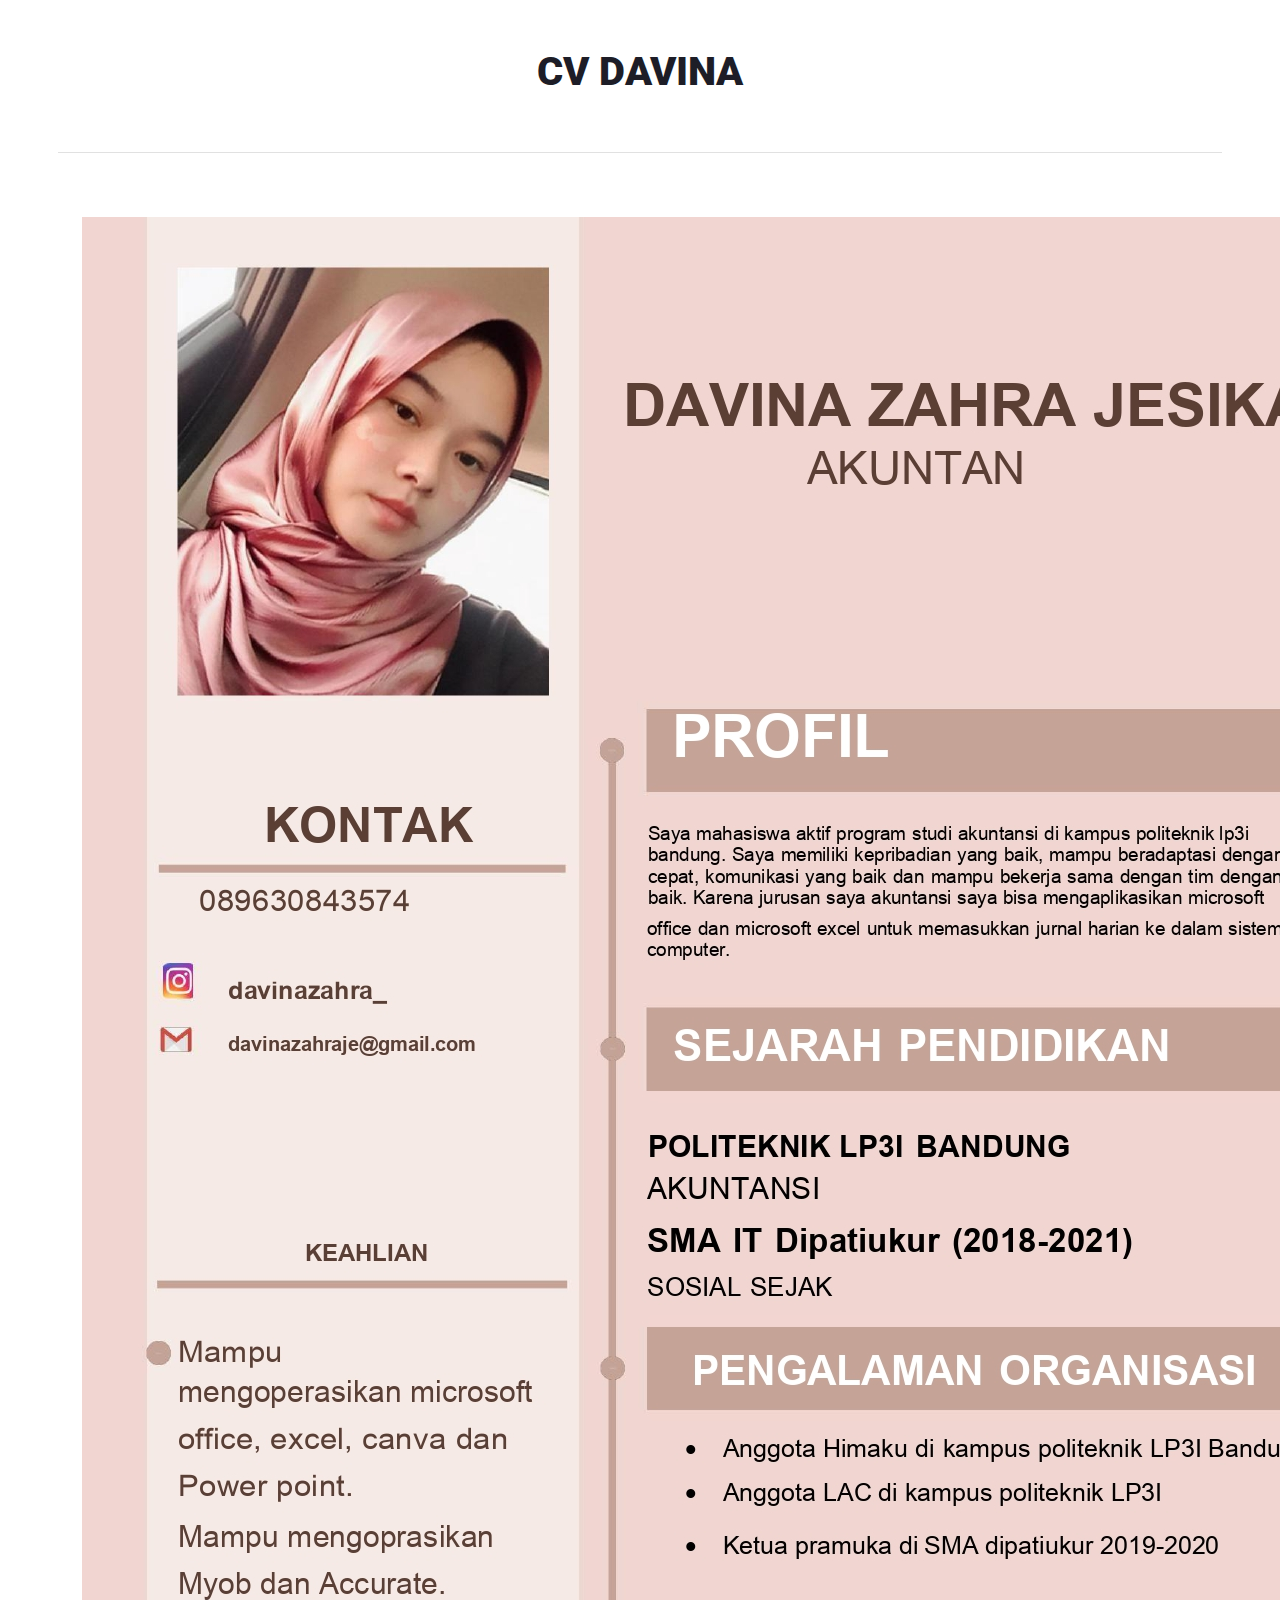
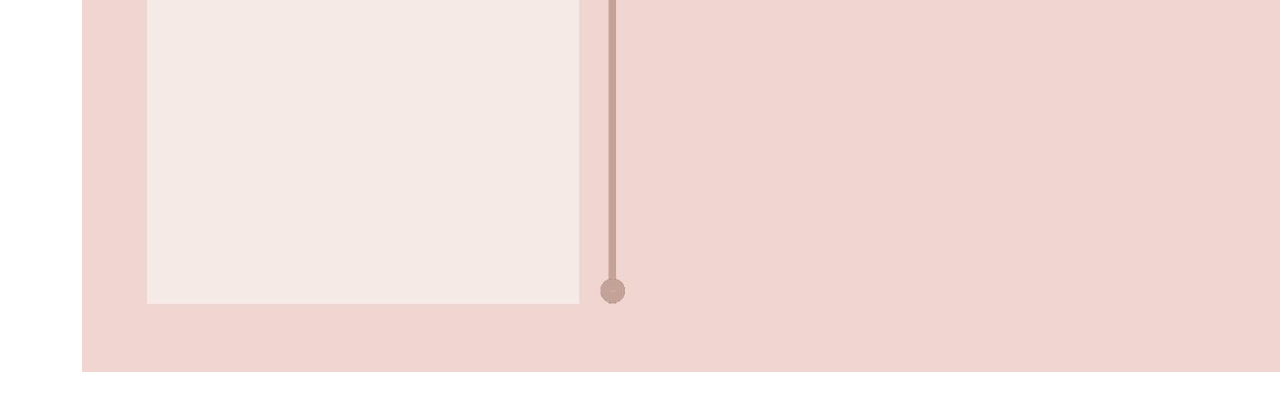
<file: CVdavina.html>
<!DOCTYPE html>
<html lang="en">

<head>
    <meta charset="utf-8">
    <title>Webinar Politeknik LP3I Bandung</title>
    <meta content="width=device-width, initial-scale=1.0" name="viewport">
    <meta content="" name="keywords">
    <meta content="" name="description">

    <!-- Favicon -->
    <link href="img/favicon.ico" rel="icon">

    <!-- Google Web Fonts -->
    <link rel="preconnect" href="https://fonts.googleapis.com">
    <link rel="preconnect" href="https://fonts.gstatic.com" crossorigin>
    <link href="https://fonts.googleapis.com/css2?family=Heebo:wght@400;500&family=Roboto:wght@400;500;700&display=swap" rel="stylesheet"> 

    <!-- Icon Font Stylesheet -->
    <link href="https://cdnjs.cloudflare.com/ajax/libs/font-awesome/5.10.0/css/all.min.css" rel="stylesheet">
    <link href="https://cdn.jsdelivr.net/npm/bootstrap-icons@1.4.1/font/bootstrap-icons.css" rel="stylesheet">

    <!-- Libraries Stylesheet -->
    <link href="lib/animate/animate.min.css" rel="stylesheet">
    <link href="lib/owlcarousel/assets/owl.carousel.min.css" rel="stylesheet">
    <link href="lib/lightbox/css/lightbox.min.css" rel="stylesheet">

    <!-- Customized Bootstrap Stylesheet -->
    <link href="css/bootstrap.min.css" rel="stylesheet">

    <!-- Template Stylesheet -->
    <link href="css/style.css" rel="stylesheet">
</head>

<body>
    <div class="container-xxl bg-white p-0">
        <!-- Spinner Start -->
        <div id="spinner" class="show bg-white position-fixed translate-middle w-100 vh-100 top-50 start-50 d-flex align-items-center justify-content-center">
            <div class="spinner-grow text-success" style="width: 3rem; height: 3rem;" role="status">
                <span class="sr-only">Loading...</span>
            </div>
        </div>
        <!-- Spinner End -->

        <!-- Navbar & Hero Start -->
        <div class="container-xxl position-relative p-0">
            <nav class="navbar navbar-expand-lg navbar-light px-4 px-lg-5 py-3 py-lg-0">
                <a href="index.html" class="navbar-brand p-0">
                    <h1 class="m-0"><i class="fa fa-search me-2"></i>Menu Utama</h1>
                </a>
                
            </nav>

        <!-- Full Screen Search Start -->
        <div class="modal fade" id="searchModal" tabindex="-1">
            <div class="modal-dialog modal-fullscreen">
                <div class="modal-content" style="background: rgba(29, 29, 39, 0.7);">
                    <div class="modal-header border-0">
                        <button type="button" class="btn bg-white btn-close" data-bs-dismiss="modal" aria-label="Close"></button>
                    </div>
                    <div class="modal-body d-flex align-items-center justify-content-center">
                        <div class="input-group" style="max-width: 600px;">
                            <input type="text" class="form-control bg-transparent border-light p-3" placeholder="Type search keyword">
                            <button class="btn btn-light px-4"><i class="bi bi-search"></i></button>
                        </div>
                    </div>
                </div>
            </div>
        </div>
        <!-- Full Screen Search End -->


        <!-- About Start -->
        
        <div class="container-xxl py-5">
            <div class="container px-lg-6">
                <div class="row g-5">
                    <h1 class="text-center font-awesome"><b>CV DAVINA</b></h1><hr>
                    <div class="col-lg-6">
                        <img class="img-center wow zoomIn" data-wow-delay="0.5s" src="img/cvmpin.jpg">
                    </div>
       
                </div>
            </div>
        </div>
        <!-- About End -->



    <!-- JavaScript Libraries -->
    <script src="https://code.jquery.com/jquery-3.4.1.min.js"></script>
    <script src="https://cdn.jsdelivr.net/npm/bootstrap@5.0.0/dist/js/bootstrap.bundle.min.js"></script>
    <script src="lib/wow/wow.min.js"></script>
    <script src="lib/easing/easing.min.js"></script>
    <script src="lib/waypoints/waypoints.min.js"></script>
    <script src="lib/owlcarousel/owl.carousel.min.js"></script>
    <script src="lib/isotope/isotope.pkgd.min.js"></script>
    <script src="lib/lightbox/js/lightbox.min.js"></script>

    <!-- Template Javascript -->
    <script src="js/main.js"></script>
</body>
</html>
</file>
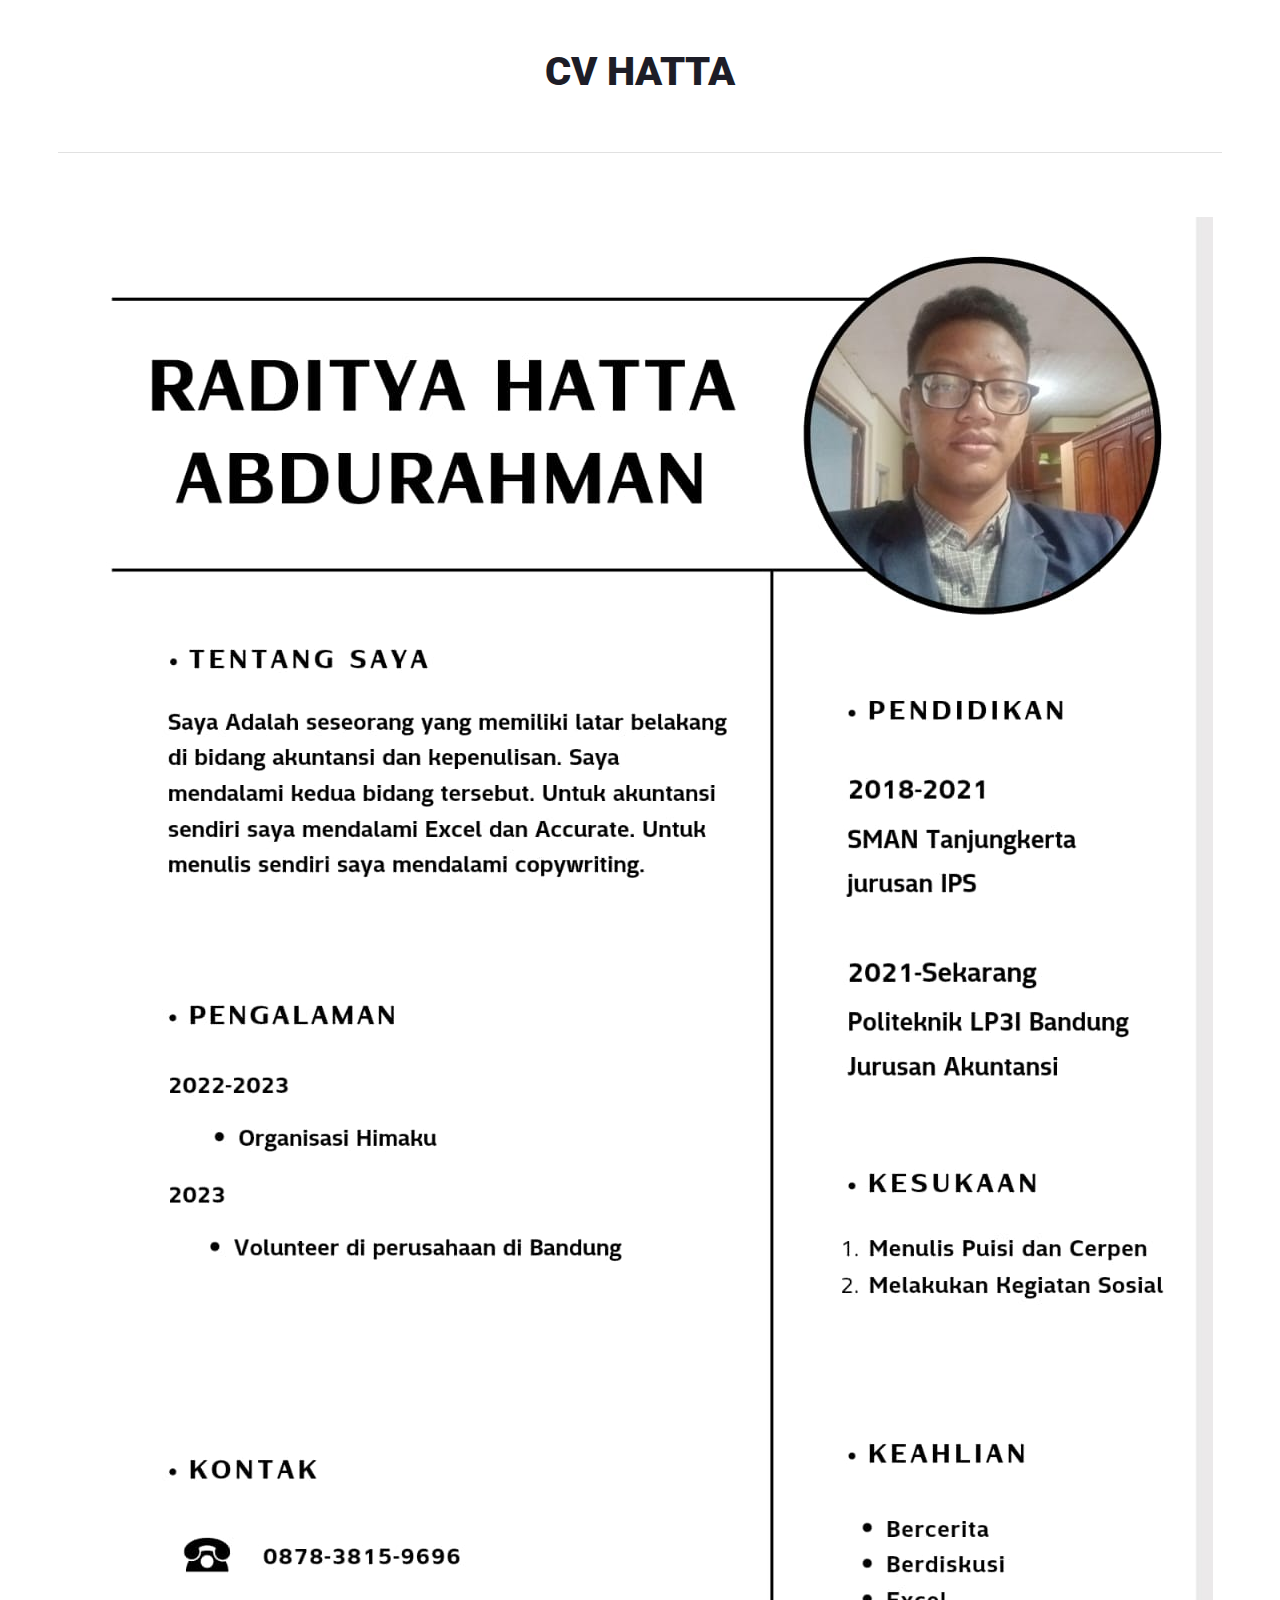
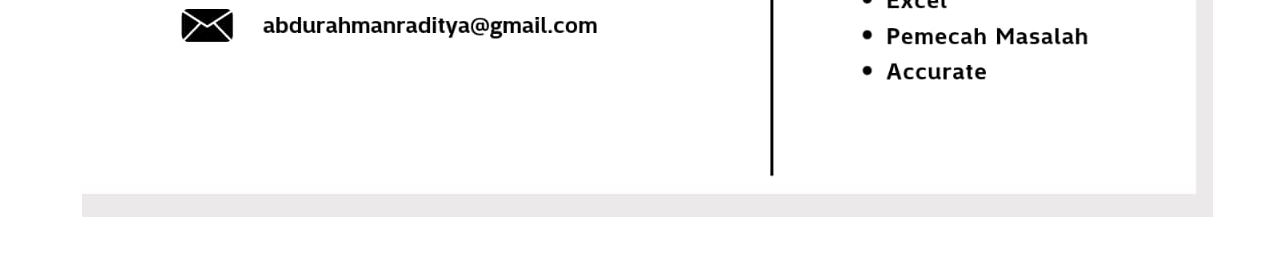
<file: CVhatta.html>
<!DOCTYPE html>
<html lang="en">

<head>
    <meta charset="utf-8">
    <title>Webinar Politeknik LP3I Bandung</title>
    <meta content="width=device-width, initial-scale=1.0" name="viewport">
    <meta content="" name="keywords">
    <meta content="" name="description">

    <!-- Favicon -->
    <link href="img/favicon.ico" rel="icon">

    <!-- Google Web Fonts -->
    <link rel="preconnect" href="https://fonts.googleapis.com">
    <link rel="preconnect" href="https://fonts.gstatic.com" crossorigin>
    <link href="https://fonts.googleapis.com/css2?family=Heebo:wght@400;500&family=Roboto:wght@400;500;700&display=swap" rel="stylesheet"> 

    <!-- Icon Font Stylesheet -->
    <link href="https://cdnjs.cloudflare.com/ajax/libs/font-awesome/5.10.0/css/all.min.css" rel="stylesheet">
    <link href="https://cdn.jsdelivr.net/npm/bootstrap-icons@1.4.1/font/bootstrap-icons.css" rel="stylesheet">

    <!-- Libraries Stylesheet -->
    <link href="lib/animate/animate.min.css" rel="stylesheet">
    <link href="lib/owlcarousel/assets/owl.carousel.min.css" rel="stylesheet">
    <link href="lib/lightbox/css/lightbox.min.css" rel="stylesheet">

    <!-- Customized Bootstrap Stylesheet -->
    <link href="css/bootstrap.min.css" rel="stylesheet">

    <!-- Template Stylesheet -->
    <link href="css/style.css" rel="stylesheet">
</head>

<body>
    <div class="container-xxl bg-white p-0">
        <!-- Spinner Start -->
        <div id="spinner" class="show bg-white position-fixed translate-middle w-100 vh-100 top-50 start-50 d-flex align-items-center justify-content-center">
            <div class="spinner-grow text-success" style="width: 3rem; height: 3rem;" role="status">
                <span class="sr-only">Loading...</span>
            </div>
        </div>
        <!-- Spinner End -->

        <!-- Navbar & Hero Start -->
        <div class="container-xxl position-relative p-0">
            <nav class="navbar navbar-expand-lg navbar-light px-4 px-lg-5 py-3 py-lg-0">
                <a href="index.html" class="navbar-brand p-0">
                    <h1 class="m-0"><i class="fa fa-search me-2"></i>Menu Utama</h1>
                </a>
                
            </nav>

        <!-- Full Screen Search Start -->
        <div class="modal fade" id="searchModal" tabindex="-1">
            <div class="modal-dialog modal-fullscreen">
                <div class="modal-content" style="background: rgba(29, 29, 39, 0.7);">
                    <div class="modal-header border-0">
                        <button type="button" class="btn bg-white btn-close" data-bs-dismiss="modal" aria-label="Close"></button>
                    </div>
                    <div class="modal-body d-flex align-items-center justify-content-center">
                        <div class="input-group" style="max-width: 600px;">
                            <input type="text" class="form-control bg-transparent border-light p-3" placeholder="Type search keyword">
                            <button class="btn btn-light px-4"><i class="bi bi-search"></i></button>
                        </div>
                    </div>
                </div>
            </div>
        </div>
        <!-- Full Screen Search End -->


        <!-- About Start -->
        
        <div class="container-xxl py-5">
            <div class="container px-lg-6">
                <div class="row g-5">
                    <h1 class="text-center font-awesome"><b>CV HATTA</b></h1><hr>
                    <div class="col-lg-6">
                        <img class="img-center wow zoomIn" data-wow-delay="0.5s" src="img/cvhatta.jpg">
                    </div>
                </div>
            </div>
        </div>
        <!-- About End -->



    <!-- JavaScript Libraries -->
    <script src="https://code.jquery.com/jquery-3.4.1.min.js"></script>
    <script src="https://cdn.jsdelivr.net/npm/bootstrap@5.0.0/dist/js/bootstrap.bundle.min.js"></script>
    <script src="lib/wow/wow.min.js"></script>
    <script src="lib/easing/easing.min.js"></script>
    <script src="lib/waypoints/waypoints.min.js"></script>
    <script src="lib/owlcarousel/owl.carousel.min.js"></script>
    <script src="lib/isotope/isotope.pkgd.min.js"></script>
    <script src="lib/lightbox/js/lightbox.min.js"></script>

    <!-- Template Javascript -->
    <script src="js/main.js"></script>
</body>
</html>
</file>
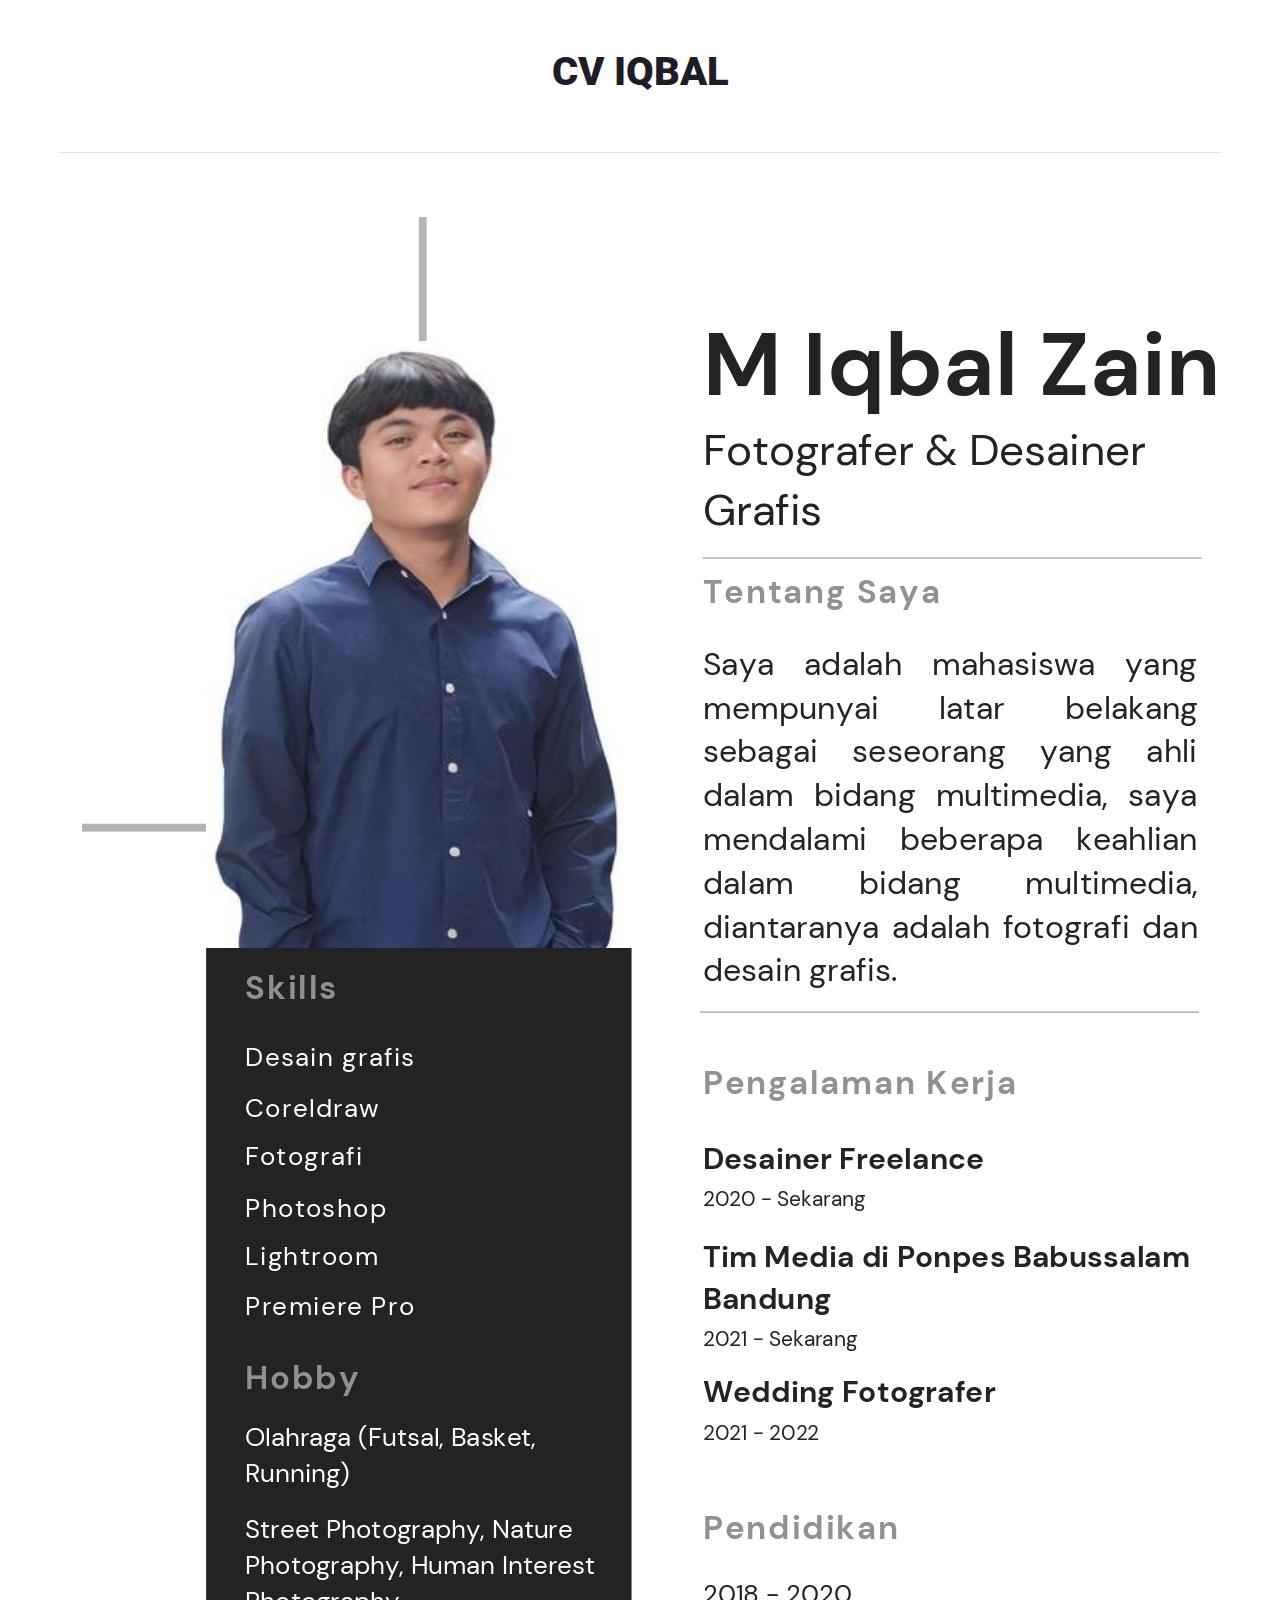
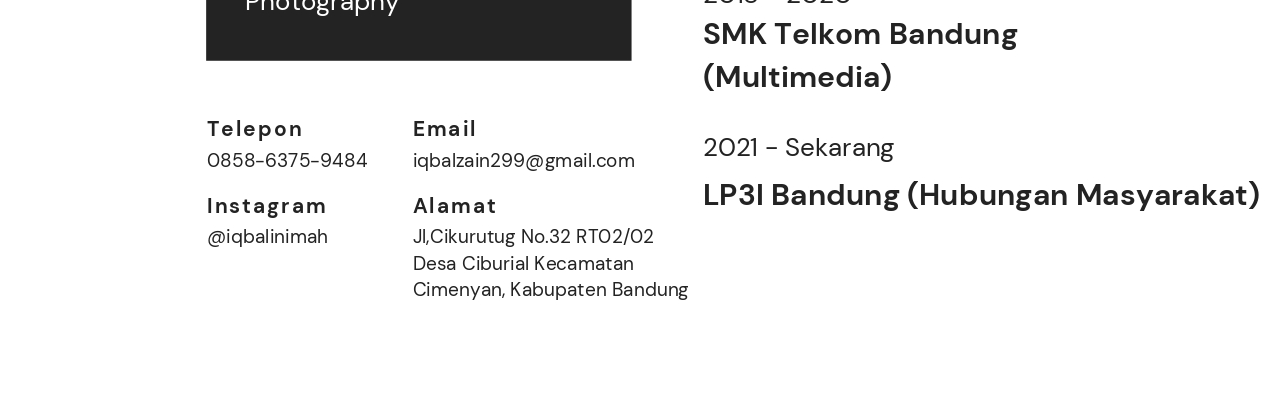
<file: CViqbal.html>
<!DOCTYPE html>
<html lang="en">

<head>
    <meta charset="utf-8">
    <title>Webinar Politeknik LP3I Bandung</title>
    <meta content="width=device-width, initial-scale=1.0" name="viewport">
    <meta content="" name="keywords">
    <meta content="" name="description">

    <!-- Favicon -->
    <link href="img/favicon.ico" rel="icon">

    <!-- Google Web Fonts -->
    <link rel="preconnect" href="https://fonts.googleapis.com">
    <link rel="preconnect" href="https://fonts.gstatic.com" crossorigin>
    <link href="https://fonts.googleapis.com/css2?family=Heebo:wght@400;500&family=Roboto:wght@400;500;700&display=swap" rel="stylesheet"> 

    <!-- Icon Font Stylesheet -->
    <link href="https://cdnjs.cloudflare.com/ajax/libs/font-awesome/5.10.0/css/all.min.css" rel="stylesheet">
    <link href="https://cdn.jsdelivr.net/npm/bootstrap-icons@1.4.1/font/bootstrap-icons.css" rel="stylesheet">

    <!-- Libraries Stylesheet -->
    <link href="lib/animate/animate.min.css" rel="stylesheet">
    <link href="lib/owlcarousel/assets/owl.carousel.min.css" rel="stylesheet">
    <link href="lib/lightbox/css/lightbox.min.css" rel="stylesheet">

    <!-- Customized Bootstrap Stylesheet -->
    <link href="css/bootstrap.min.css" rel="stylesheet">

    <!-- Template Stylesheet -->
    <link href="css/style.css" rel="stylesheet">
</head>

<body>
    <div class="container-xxl bg-white p-0">
        <!-- Spinner Start -->
        <div id="spinner" class="show bg-white position-fixed translate-middle w-100 vh-100 top-50 start-50 d-flex align-items-center justify-content-center">
            <div class="spinner-grow text-success" style="width: 3rem; height: 3rem;" role="status">
                <span class="sr-only">Loading...</span>
            </div>
        </div>
        <!-- Spinner End -->

        <!-- Navbar & Hero Start -->
        <div class="container-xxl position-relative p-0">
            <nav class="navbar navbar-expand-lg navbar-light px-4 px-lg-5 py-3 py-lg-0">
                <a href="index.html" class="navbar-brand p-0">
                    <h1 class="m-0"><i class="fa fa-search me-2"></i>Menu Utama</h1>
                </a>
                
            </nav>

        <!-- Full Screen Search Start -->
        <div class="modal fade" id="searchModal" tabindex="-1">
            <div class="modal-dialog modal-fullscreen">
                <div class="modal-content" style="background: rgba(29, 29, 39, 0.7);">
                    <div class="modal-header border-0">
                        <button type="button" class="btn bg-white btn-close" data-bs-dismiss="modal" aria-label="Close"></button>
                    </div>
                    <div class="modal-body d-flex align-items-center justify-content-center">
                        <div class="input-group" style="max-width: 600px;">
                            <input type="text" class="form-control bg-transparent border-light p-3" placeholder="Type search keyword">
                            <button class="btn btn-light px-4"><i class="bi bi-search"></i></button>
                        </div>
                    </div>
                </div>
            </div>
        </div>
        <!-- Full Screen Search End -->


        <!-- About Start -->
        
        <div class="container-xxl py-5">
            <div class="container px-lg-6">
                <div class="row g-5">
                    <h1 class="text-center font-awesome"><b>CV IQBAL</b></h1><hr>
                    <div class="col-lg-6">
                        <img class="img-center wow zoomIn" data-wow-delay="0.5s" src="img/cviqbal.jpg">
                    </div>
                  
                </div>
            </div>
        </div>
        <!-- About End -->



    <!-- JavaScript Libraries -->
    <script src="https://code.jquery.com/jquery-3.4.1.min.js"></script>
    <script src="https://cdn.jsdelivr.net/npm/bootstrap@5.0.0/dist/js/bootstrap.bundle.min.js"></script>
    <script src="lib/wow/wow.min.js"></script>
    <script src="lib/easing/easing.min.js"></script>
    <script src="lib/waypoints/waypoints.min.js"></script>
    <script src="lib/owlcarousel/owl.carousel.min.js"></script>
    <script src="lib/isotope/isotope.pkgd.min.js"></script>
    <script src="lib/lightbox/js/lightbox.min.js"></script>

    <!-- Template Javascript -->
    <script src="js/main.js"></script>
</body>
</html>
</file>
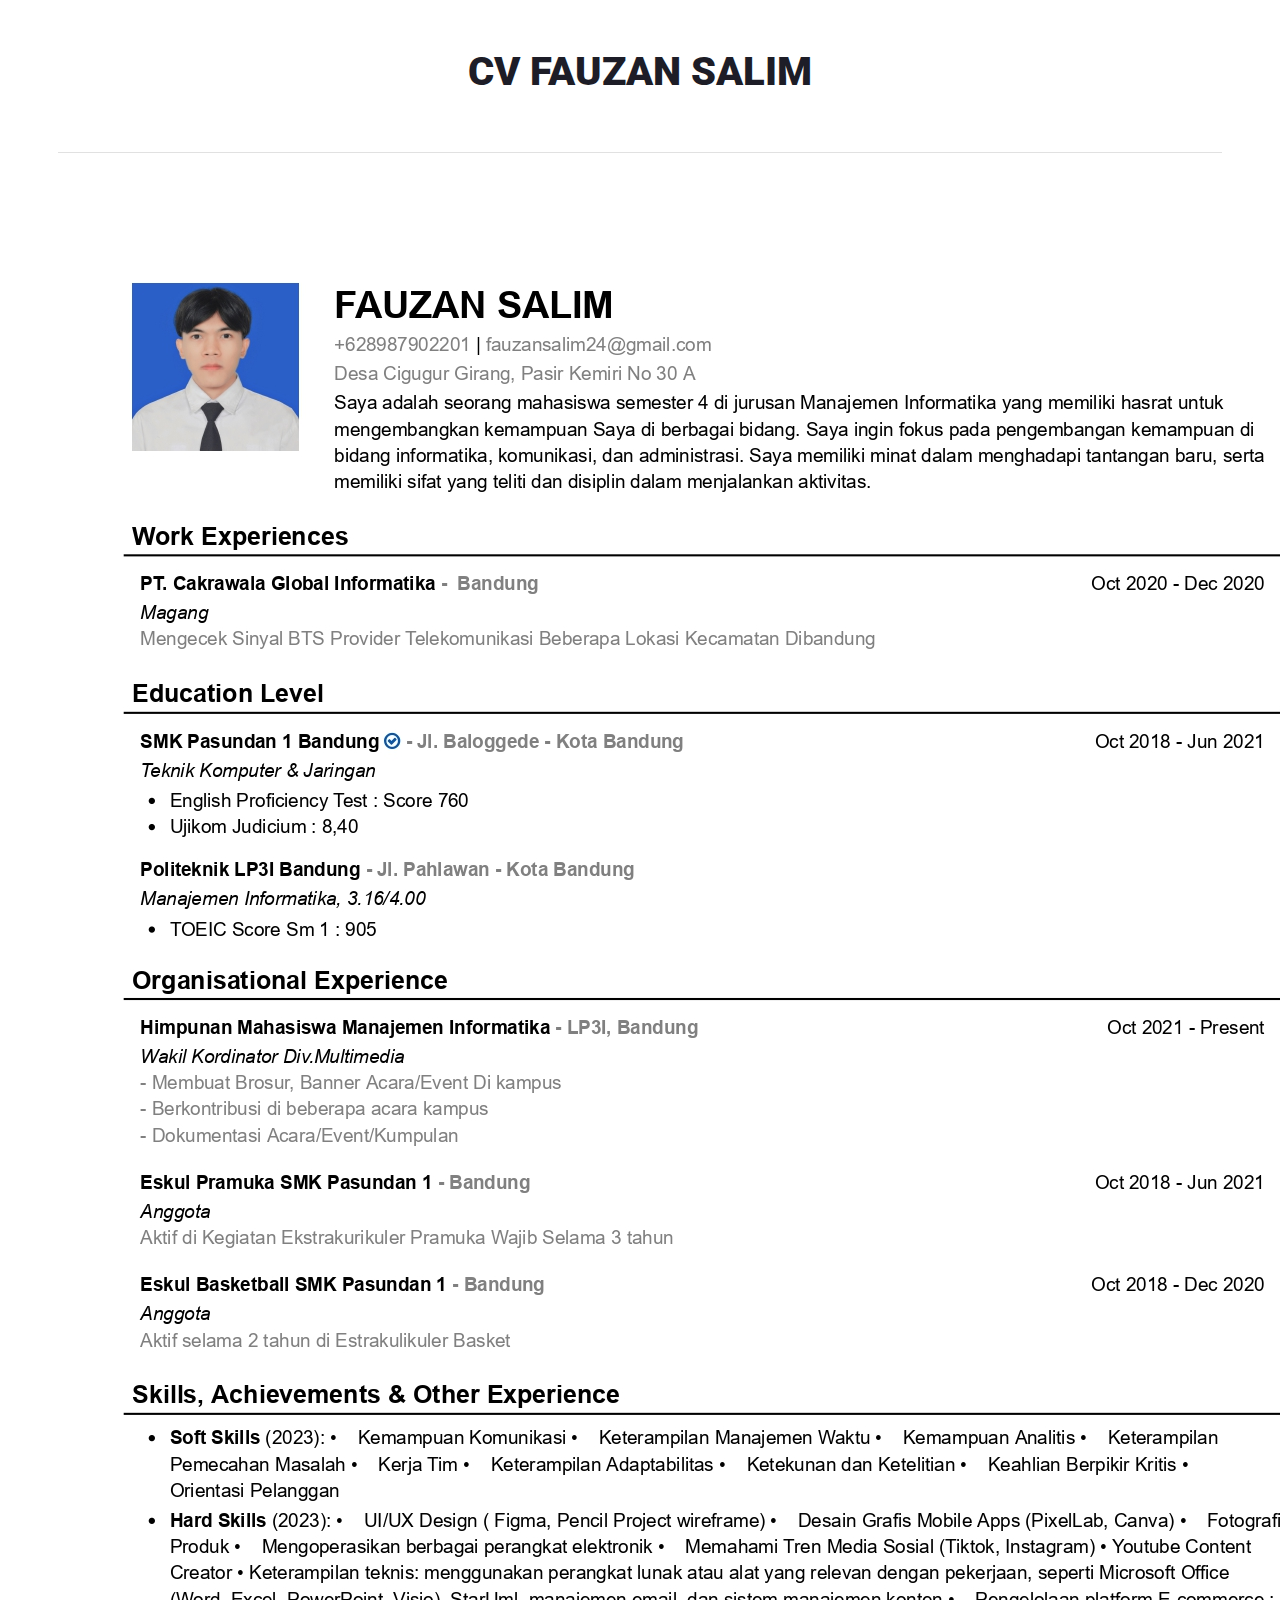
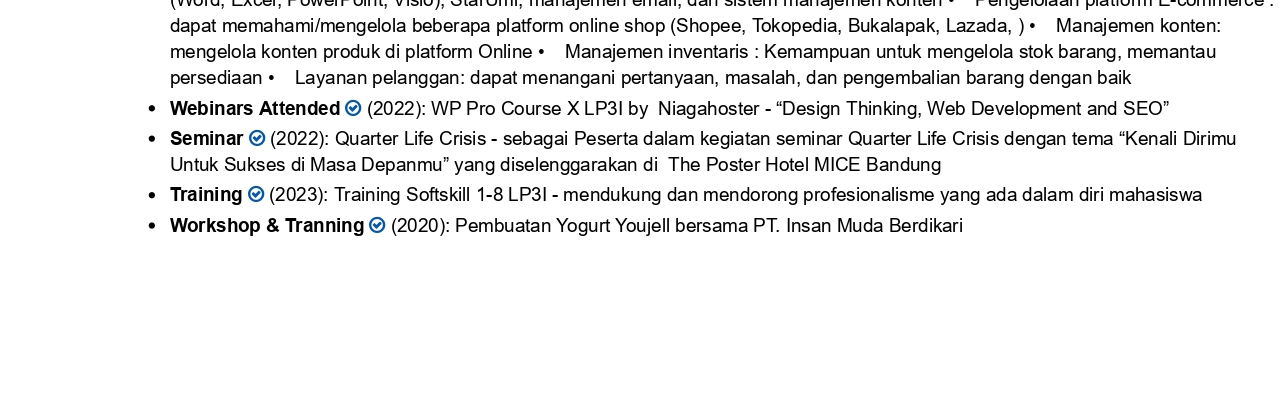
<file: CVozan.html>
<!DOCTYPE html>
<html lang="en">

<head>
    <meta charset="utf-8">
    <title>Webinar Politeknik LP3I Bandung</title>
    <meta content="width=device-width, initial-scale=1.0" name="viewport">
    <meta content="" name="keywords">
    <meta content="" name="description">

    <!-- Favicon -->
    <link href="img/favicon.ico" rel="icon">

    <!-- Google Web Fonts -->
    <link rel="preconnect" href="https://fonts.googleapis.com">
    <link rel="preconnect" href="https://fonts.gstatic.com" crossorigin>
    <link href="https://fonts.googleapis.com/css2?family=Heebo:wght@400;500&family=Roboto:wght@400;500;700&display=swap" rel="stylesheet"> 

    <!-- Icon Font Stylesheet -->
    <link href="https://cdnjs.cloudflare.com/ajax/libs/font-awesome/5.10.0/css/all.min.css" rel="stylesheet">
    <link href="https://cdn.jsdelivr.net/npm/bootstrap-icons@1.4.1/font/bootstrap-icons.css" rel="stylesheet">

    <!-- Libraries Stylesheet -->
    <link href="lib/animate/animate.min.css" rel="stylesheet">
    <link href="lib/owlcarousel/assets/owl.carousel.min.css" rel="stylesheet">
    <link href="lib/lightbox/css/lightbox.min.css" rel="stylesheet">

    <!-- Customized Bootstrap Stylesheet -->
    <link href="css/bootstrap.min.css" rel="stylesheet">

    <!-- Template Stylesheet -->
    <link href="css/style.css" rel="stylesheet">
</head>

<body>
    <div class="container-xxl bg-white p-0">
        <!-- Spinner Start -->
        <div id="spinner" class="show bg-white position-fixed translate-middle w-100 vh-100 top-50 start-50 d-flex align-items-center justify-content-center">
            <div class="spinner-grow text-success" style="width: 3rem; height: 3rem;" role="status">
                <span class="sr-only">Loading...</span>
            </div>
        </div>
        <!-- Spinner End -->

        <!-- Navbar & Hero Start -->
        <div class="container-xxl position-relative p-0">
            <nav class="navbar navbar-expand-lg navbar-light px-4 px-lg-5 py-3 py-lg-0">
                <a href="index.html" class="navbar-brand p-0">
                    <h1 class="m-0"><i class="fa fa-search me-2"></i>Menu Utama</h1>
                </a>
                
            </nav>

        <!-- Full Screen Search Start -->
        <div class="modal fade" id="searchModal" tabindex="-1">
            <div class="modal-dialog modal-fullscreen">
                <div class="modal-content" style="background: rgba(29, 29, 39, 0.7);">
                    <div class="modal-header border-0">
                        <button type="button" class="btn bg-white btn-close" data-bs-dismiss="modal" aria-label="Close"></button>
                    </div>
                    <div class="modal-body d-flex align-items-center justify-content-center">
                        <div class="input-group" style="max-width: 600px;">
                            <input type="text" class="form-control bg-transparent border-light p-3" placeholder="Type search keyword">
                            <button class="btn btn-light px-4"><i class="bi bi-search"></i></button>
                        </div>
                    </div>
                </div>
            </div>
        </div>
        <!-- Full Screen Search End -->


        <!-- About Start -->
        
        <div class="container-xxl py-5">
            <div class="container px-lg-6">
                <div class="row g-5">
                    <h1 class="text-center font-awesome"><b>CV FAUZAN SALIM</b></h1><hr>
                    <div class="col-lg-6">
                        <img class="img-center wow zoomIn" data-wow-delay="0.5s" src="img/cvozan.jpg">
                    </div>
                  
                </div>
            </div>
        </div>
        <!-- About End -->



    <!-- JavaScript Libraries -->
    <script src="https://code.jquery.com/jquery-3.4.1.min.js"></script>
    <script src="https://cdn.jsdelivr.net/npm/bootstrap@5.0.0/dist/js/bootstrap.bundle.min.js"></script>
    <script src="lib/wow/wow.min.js"></script>
    <script src="lib/easing/easing.min.js"></script>
    <script src="lib/waypoints/waypoints.min.js"></script>
    <script src="lib/owlcarousel/owl.carousel.min.js"></script>
    <script src="lib/isotope/isotope.pkgd.min.js"></script>
    <script src="lib/lightbox/js/lightbox.min.js"></script>

    <!-- Template Javascript -->
    <script src="js/main.js"></script>
</body>
</html>
</file>
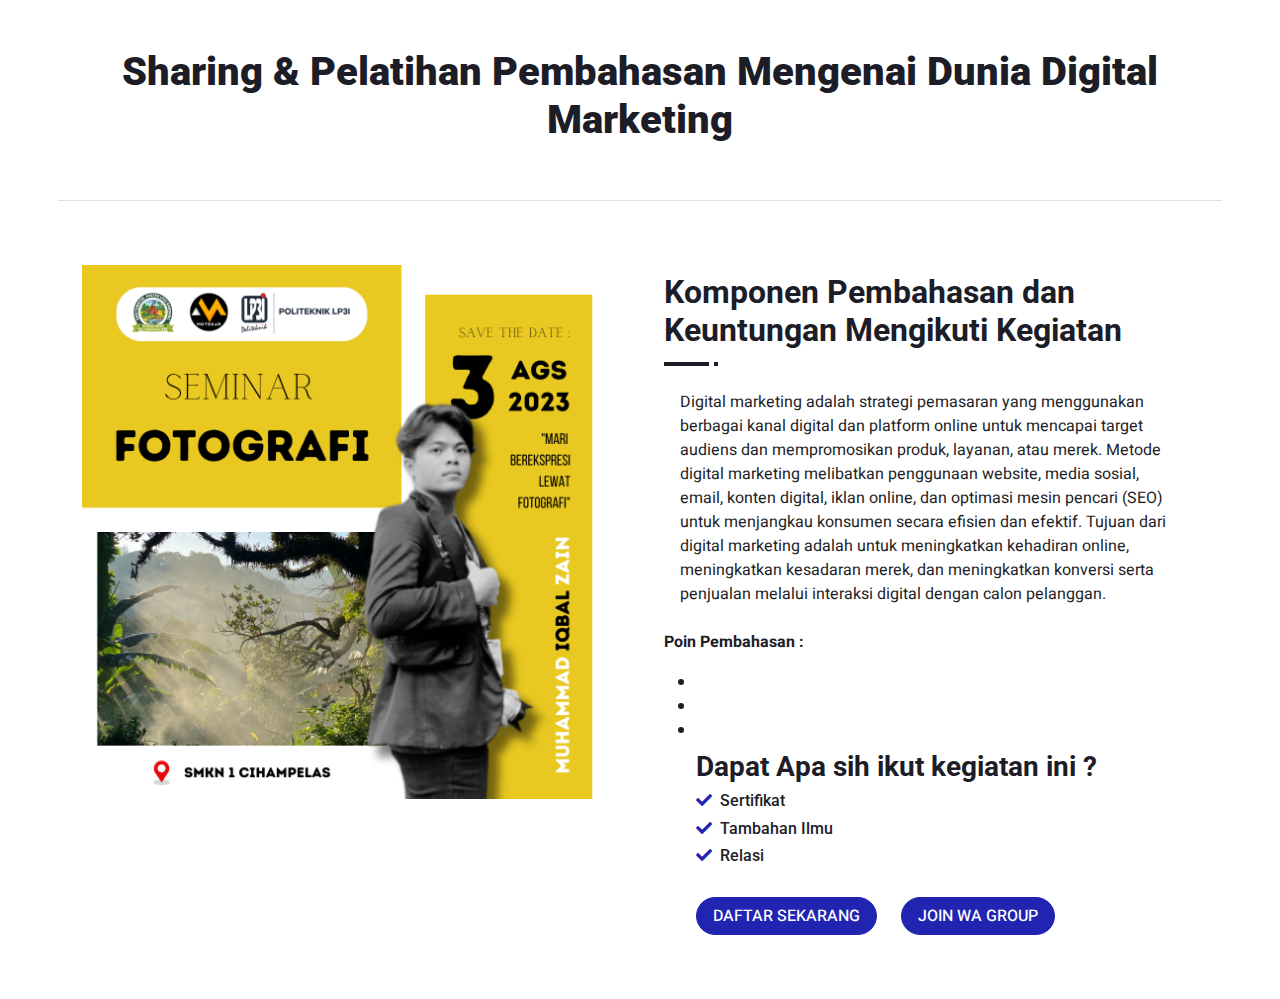
<file: digitalmarketing.html>
<!DOCTYPE html>
<html lang="en">

<head>
    <meta charset="utf-8">
    <title>Webinar Politeknik LP3I Bandung</title>
    <meta content="width=device-width, initial-scale=1.0" name="viewport">
    <meta content="" name="keywords">
    <meta content="" name="description">

    <!-- Favicon -->
    <link href="img/favicon.ico" rel="icon">

    <!-- Google Web Fonts -->
    <link rel="preconnect" href="https://fonts.googleapis.com">
    <link rel="preconnect" href="https://fonts.gstatic.com" crossorigin>
    <link href="https://fonts.googleapis.com/css2?family=Heebo:wght@400;500&family=Roboto:wght@400;500;700&display=swap" rel="stylesheet"> 

    <!-- Icon Font Stylesheet -->
    <link href="https://cdnjs.cloudflare.com/ajax/libs/font-awesome/5.10.0/css/all.min.css" rel="stylesheet">
    <link href="https://cdn.jsdelivr.net/npm/bootstrap-icons@1.4.1/font/bootstrap-icons.css" rel="stylesheet">

    <!-- Libraries Stylesheet -->
    <link href="lib/animate/animate.min.css" rel="stylesheet">
    <link href="lib/owlcarousel/assets/owl.carousel.min.css" rel="stylesheet">
    <link href="lib/lightbox/css/lightbox.min.css" rel="stylesheet">

    <!-- Customized Bootstrap Stylesheet -->
    <link href="css/bootstrap.min.css" rel="stylesheet">

    <!-- Template Stylesheet -->
    <link href="css/style.css" rel="stylesheet">
</head>

<body>
    <div class="container-xxl bg-white p-0">
        <!-- Spinner Start -->
        <div id="spinner" class="show bg-white position-fixed translate-middle w-100 vh-100 top-50 start-50 d-flex align-items-center justify-content-center">
            <div class="spinner-grow text-success" style="width: 3rem; height: 3rem;" role="status">
                <span class="sr-only">Loading...</span>
            </div>
        </div>
        <!-- Spinner End -->

        <!-- Navbar & Hero Start -->
        <div class="container-xxl position-relative p-0">
            <nav class="navbar navbar-expand-lg navbar-light px-4 px-lg-5 py-3 py-lg-0">
                <a href="index.html" class="navbar-brand p-0">
                    <h1 class="m-0"><i class="fa fa-search me-2"></i>KKN<span class="fs-5">Kelompok 8</span></h1>
                </a>
                
            </nav>

        <!-- Full Screen Search Start -->
        <div class="modal fade" id="searchModal" tabindex="-1">
            <div class="modal-dialog modal-fullscreen">
                <div class="modal-content" style="background: rgba(29, 29, 39, 0.7);">
                    <div class="modal-header border-0">
                        <button type="button" class="btn bg-white btn-close" data-bs-dismiss="modal" aria-label="Close"></button>
                    </div>
                    <div class="modal-body d-flex align-items-center justify-content-center">
                        <div class="input-group" style="max-width: 600px;">
                            <input type="text" class="form-control bg-transparent border-light p-3" placeholder="Type search keyword">
                            <button class="btn btn-light px-4"><i class="bi bi-search"></i></button>
                        </div>
                    </div>
                </div>
            </div>
        </div>
        <!-- Full Screen Search End -->


        <!-- About Start -->
        
        <div class="container-xxl py-5">
            <div class="container px-lg-6">
                <div class="row g-5">
                    <h1 class="text-center font-awesome"><b>Sharing & Pelatihan Pembahasan Mengenai Dunia Digital Marketing</b></h1><hr>
                    <div class="col-lg-6">
                        <img class="img-fluid wow zoomIn" data-wow-delay="0.5s" src="img/fotografi.png">
                    </div>
                    <div class="col-lg-6 wow fadeInUp" data-wow-delay="0.1s">
                        <div class="section-title position-relative mb-4 pb-2">
                            <h2 class="mt-2">Komponen Pembahasan dan Keuntungan Mengikuti Kegiatan</h2>
                        </div>
                        <p class="mb-4 text-dark px-3">Digital marketing adalah strategi pemasaran yang menggunakan berbagai kanal digital dan platform online untuk mencapai target audiens dan mempromosikan produk, layanan, atau merek. Metode digital marketing melibatkan penggunaan website, media sosial, email, konten digital, iklan online, dan optimasi mesin pencari (SEO) untuk menjangkau konsumen secara efisien dan efektif. Tujuan dari digital marketing adalah untuk meningkatkan kehadiran online, meningkatkan kesadaran merek, dan meningkatkan konversi serta penjualan melalui interaksi digital dengan calon pelanggan.</p>
                        <p class="text-dark"><b>Poin Pembahasan :</b></p>
                        <ul>
                            <li class="text-dark"></li>
                            <li class="text-dark"></li>
                            <li class="text-dark"></li
                        </ul>
                        <div class="row g-3 mb-4">
                            <div  class="col-md-10">
                                <h3 class="mt-2">Dapat Apa sih ikut kegiatan ini ?</h3>
                                <h6 class="text-dark mb-2"><i class="fa fa-check text-primary me-2"></i>Sertifikat</h6>
                                <h6 class="mb-2"><i class="fa fa-check text-primary me-2"></i>Tambahan Ilmu</h6>
                                <h6 class="mb-2"><i class="fa fa-check text-primary me-2"></i>Relasi</h6>
                            </div>
                        </div>
                        <div class="d-flex align-items-center mt-4">
                            <a class="btn btn-primary rounded-pill px-3 me-4" href="https://forms.gle/NgMYz5pZGxgnz7hs5">DAFTAR SEKARANG</a>
                            <a class="btn btn-primary rounded-pill px-3 me-4" href="https://chat.whatsapp.com/KCyW2i3zc1L6Sm5SFF43zh ">JOIN WA GROUP</a>
                        </div>
                    </div>
                  
                </div>
            </div>
        </div>
        <!-- About End -->



    <!-- JavaScript Libraries -->
    <script src="https://code.jquery.com/jquery-3.4.1.min.js"></script>
    <script src="https://cdn.jsdelivr.net/npm/bootstrap@5.0.0/dist/js/bootstrap.bundle.min.js"></script>
    <script src="lib/wow/wow.min.js"></script>
    <script src="lib/easing/easing.min.js"></script>
    <script src="lib/waypoints/waypoints.min.js"></script>
    <script src="lib/owlcarousel/owl.carousel.min.js"></script>
    <script src="lib/isotope/isotope.pkgd.min.js"></script>
    <script src="lib/lightbox/js/lightbox.min.js"></script>

    <!-- Template Javascript -->
    <script src="js/main.js"></script>
</body>

</html>
</file>
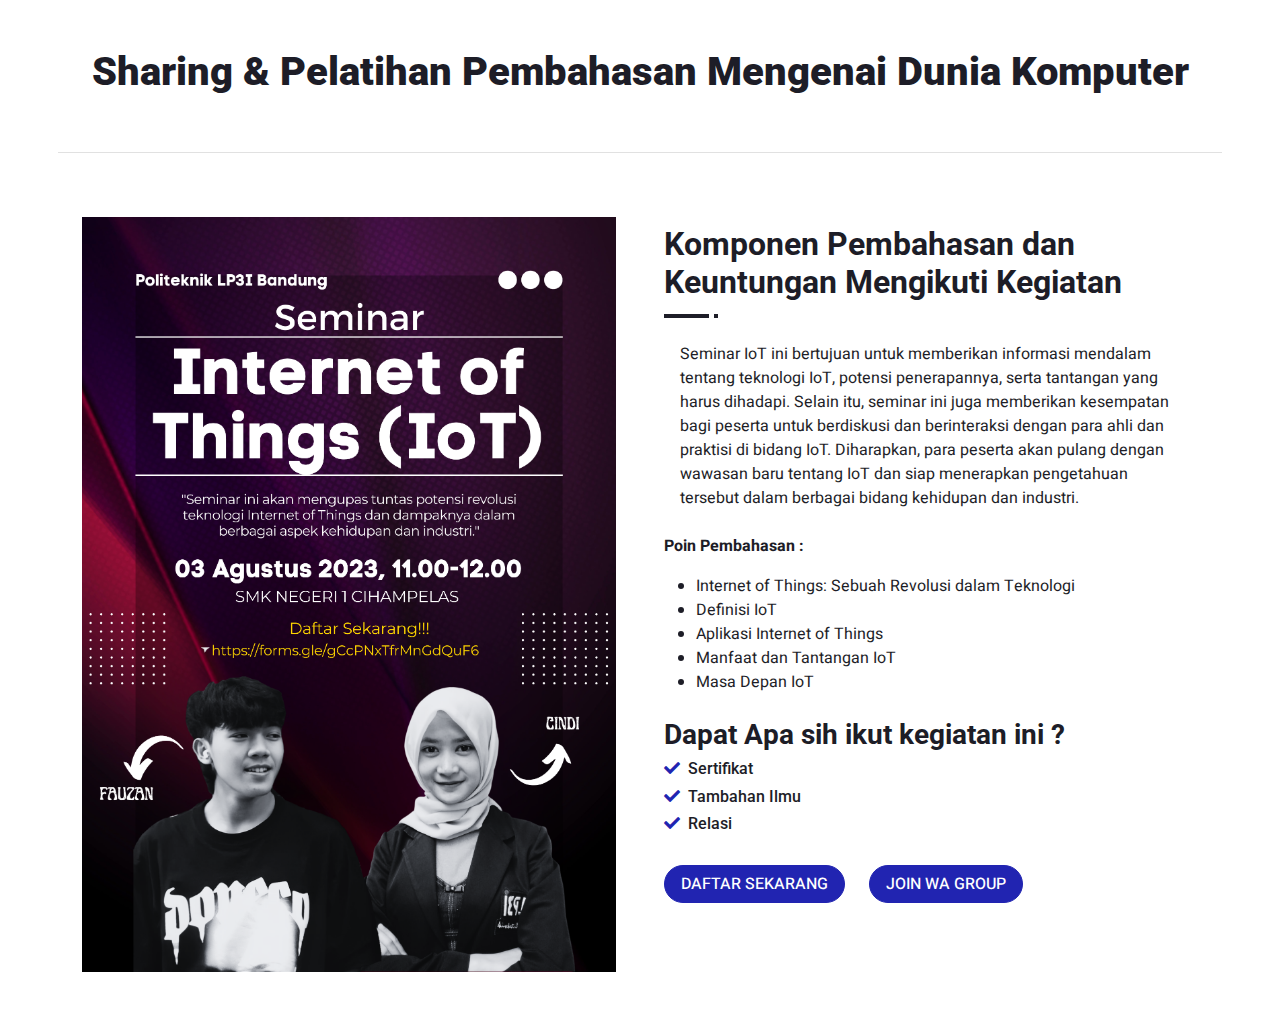
<file: komputer.html>
<!DOCTYPE html>
<html lang="en">

<head>
    <meta charset="utf-8">
    <title>Webinar Politeknik LP3I Bandung</title>
    <meta content="width=device-width, initial-scale=1.0" name="viewport">
    <meta content="" name="keywords">
    <meta content="" name="description">

    <!-- Favicon -->
    <link href="img/favicon.ico" rel="icon">

    <!-- Google Web Fonts -->
    <link rel="preconnect" href="https://fonts.googleapis.com">
    <link rel="preconnect" href="https://fonts.gstatic.com" crossorigin>
    <link href="https://fonts.googleapis.com/css2?family=Heebo:wght@400;500&family=Roboto:wght@400;500;700&display=swap" rel="stylesheet"> 

    <!-- Icon Font Stylesheet -->
    <link href="https://cdnjs.cloudflare.com/ajax/libs/font-awesome/5.10.0/css/all.min.css" rel="stylesheet">
    <link href="https://cdn.jsdelivr.net/npm/bootstrap-icons@1.4.1/font/bootstrap-icons.css" rel="stylesheet">

    <!-- Libraries Stylesheet -->
    <link href="lib/animate/animate.min.css" rel="stylesheet">
    <link href="lib/owlcarousel/assets/owl.carousel.min.css" rel="stylesheet">
    <link href="lib/lightbox/css/lightbox.min.css" rel="stylesheet">

    <!-- Customized Bootstrap Stylesheet -->
    <link href="css/bootstrap.min.css" rel="stylesheet">

    <!-- Template Stylesheet -->
    <link href="css/style.css" rel="stylesheet">
</head>

<body>
    <div class="container-xxl bg-white p-0">
        <!-- Spinner Start -->
        <div id="spinner" class="show bg-white position-fixed translate-middle w-100 vh-100 top-50 start-50 d-flex align-items-center justify-content-center">
            <div class="spinner-grow text-success" style="width: 3rem; height: 3rem;" role="status">
                <span class="sr-only">Loading...</span>
            </div>
        </div>
        <!-- Spinner End -->

        <!-- Navbar & Hero Start -->
        <div class="container-xxl position-relative p-0">
            <nav class="navbar navbar-expand-lg navbar-light px-4 px-lg-5 py-3 py-lg-0">
                <a href="index.html" class="navbar-brand p-0">
                    <h1 class="m-0"><i class="fa fa-search me-2"></i>Menu Utama</h1>
                </a>
                
            </nav>

        <!-- Full Screen Search Start -->
        <div class="modal fade" id="searchModal" tabindex="-1">
            <div class="modal-dialog modal-fullscreen">
                <div class="modal-content" style="background: rgba(29, 29, 39, 0.7);">
                    <div class="modal-header border-0">
                        <button type="button" class="btn bg-white btn-close" data-bs-dismiss="modal" aria-label="Close"></button>
                    </div>
                    <div class="modal-body d-flex align-items-center justify-content-center">
                        <div class="input-group" style="max-width: 600px;">
                            <input type="text" class="form-control bg-transparent border-light p-3" placeholder="Type search keyword">
                            <button class="btn btn-light px-4"><i class="bi bi-search"></i></button>
                        </div>
                    </div>
                </div>
            </div>
        </div>
        <!-- Full Screen Search End -->


        <!-- About Start -->
        
        <div class="container-xxl py-5">
            <div class="container px-lg-6">
                <div class="row g-5">
                    <h1 class="text-center font-awesome"><b>Sharing & Pelatihan Pembahasan Mengenai Dunia Komputer</b></h1><hr>
                    <div class="col-lg-6">
                        <img class="img-fluid wow zoomIn" data-wow-delay="0.5s" src="img/komputer.png">
                    </div>
                    <div class="col-lg-6 wow fadeInUp" data-wow-delay="0.1s">
                        <div class="section-title position-relative mb-4 pb-2">
                            <h2 class="mt-2">Komponen Pembahasan dan Keuntungan Mengikuti Kegiatan</h2>
                        </div>
                        <p class="mb-4 text-dark px-3">Seminar IoT ini bertujuan untuk memberikan informasi mendalam tentang teknologi IoT, potensi penerapannya, serta tantangan yang harus dihadapi. Selain itu, seminar ini juga memberikan kesempatan bagi peserta untuk berdiskusi dan berinteraksi dengan para ahli dan praktisi di bidang IoT. Diharapkan, para peserta akan pulang dengan wawasan baru tentang IoT dan siap menerapkan pengetahuan tersebut dalam berbagai bidang kehidupan dan industri.</p>
                        <p class="text-dark"><b>Poin Pembahasan :</b></p>
                        <ul>
                            <li class="text-dark">Internet of Things: Sebuah Revolusi dalam Teknologi</li>
                            <li class="text-dark">Definisi IoT</b></li>
                            <li class="text-dark">Aplikasi Internet of Things</li>
                            <li class="text-dark">Manfaat dan Tantangan IoT</li>
                            <li class="text-dark">Masa Depan IoT</li>
                        </ul>
                        <div class="row g-3 mb-4">
                            <div  class="col-md-10">
                                <h3 class="mt-2">Dapat Apa sih ikut kegiatan ini ?</h3>
                                <h6 class="text-dark mb-2"><i class="fa fa-check text-primary me-2"></i>Sertifikat</h6>
                                <h6 class="mb-2"><i class="fa fa-check text-primary me-2"></i>Tambahan Ilmu</h6>
                                <h6 class="mb-2"><i class="fa fa-check text-primary me-2"></i>Relasi</h6>
                            </div>
                        </div>
                        <div class="d-flex align-items-center mt-4">
                            <a class="btn btn-primary rounded-pill px-3 me-4" href="https://forms.gle/gCcPNxTfrMnGdQuF6">DAFTAR SEKARANG</a>
                            <a class="btn btn-primary rounded-pill px-3 me-4" href="https://chat.whatsapp.com/KCyW2i3zc1L6Sm5SFF43zh ">JOIN WA GROUP</a>
                        </div>
                    </div>
                  
                </div>
            </div>
        </div>
        <!-- About End -->



    <!-- JavaScript Libraries -->
    <script src="https://code.jquery.com/jquery-3.4.1.min.js"></script>
    <script src="https://cdn.jsdelivr.net/npm/bootstrap@5.0.0/dist/js/bootstrap.bundle.min.js"></script>
    <script src="lib/wow/wow.min.js"></script>
    <script src="lib/easing/easing.min.js"></script>
    <script src="lib/waypoints/waypoints.min.js"></script>
    <script src="lib/owlcarousel/owl.carousel.min.js"></script>
    <script src="lib/isotope/isotope.pkgd.min.js"></script>
    <script src="lib/lightbox/js/lightbox.min.js"></script>

    <!-- Template Javascript -->
    <script src="js/main.js"></script>
</body>

</html>
</file>
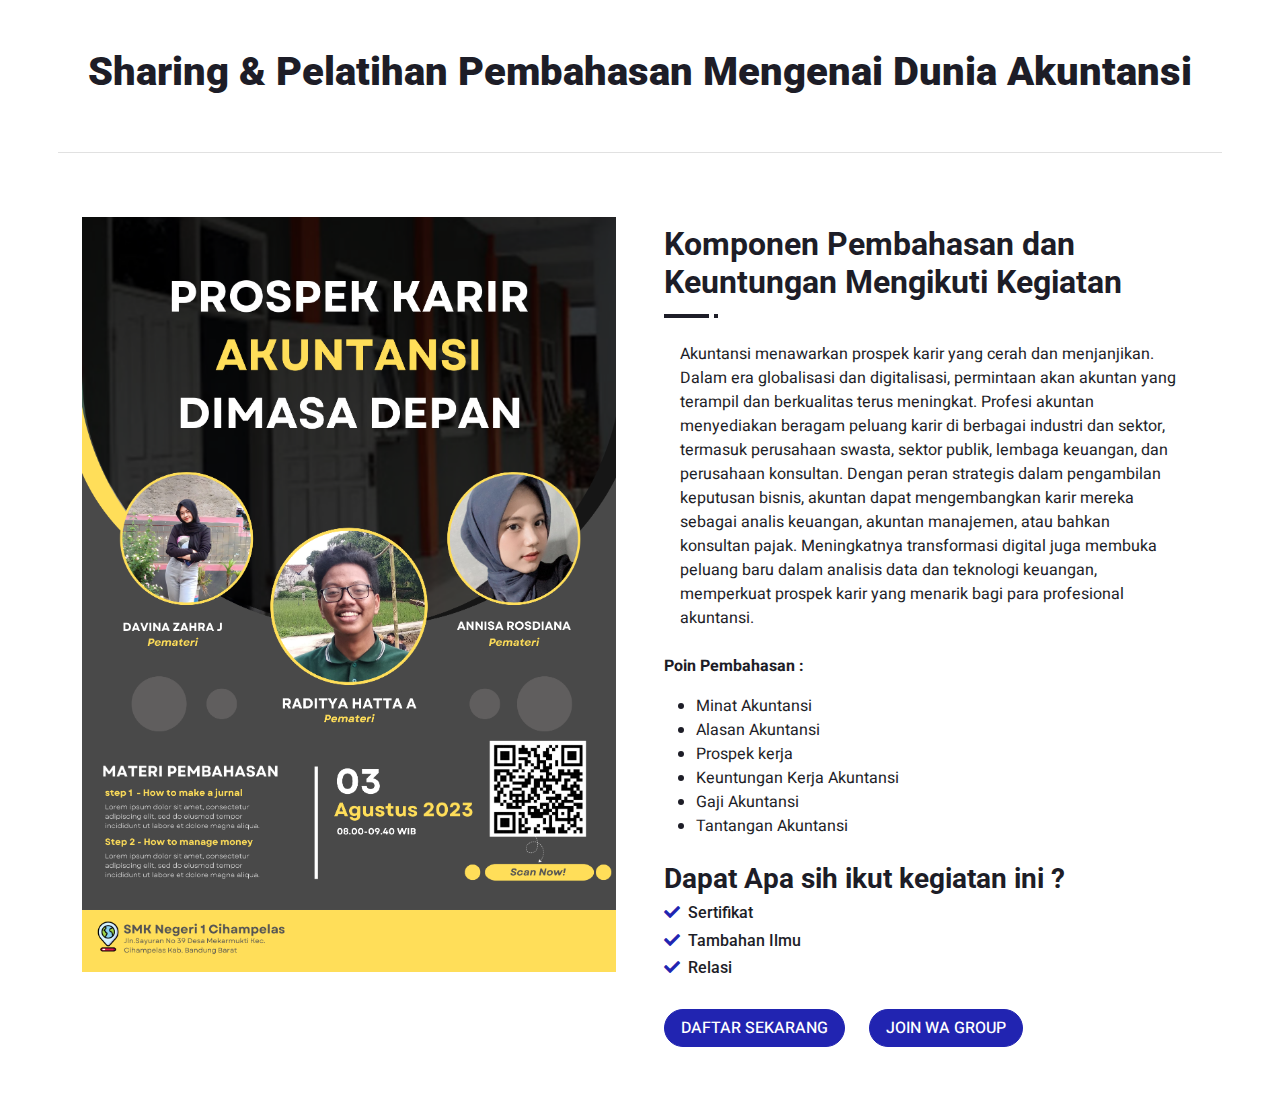
<file: Web01.html>
<!DOCTYPE html>
<html lang="en">

<head>
    <meta charset="utf-8">
    <title>Webinar Politeknik LP3I Bandung</title>
    <meta content="width=device-width, initial-scale=1.0" name="viewport">
    <meta content="" name="keywords">
    <meta content="" name="description">

    <!-- Favicon -->
    <link href="img/favicon.ico" rel="icon">

    <!-- Google Web Fonts -->
    <link rel="preconnect" href="https://fonts.googleapis.com">
    <link rel="preconnect" href="https://fonts.gstatic.com" crossorigin>
    <link href="https://fonts.googleapis.com/css2?family=Heebo:wght@400;500&family=Roboto:wght@400;500;700&display=swap" rel="stylesheet"> 

    <!-- Icon Font Stylesheet -->
    <link href="https://cdnjs.cloudflare.com/ajax/libs/font-awesome/5.10.0/css/all.min.css" rel="stylesheet">
    <link href="https://cdn.jsdelivr.net/npm/bootstrap-icons@1.4.1/font/bootstrap-icons.css" rel="stylesheet">

    <!-- Libraries Stylesheet -->
    <link href="lib/animate/animate.min.css" rel="stylesheet">
    <link href="lib/owlcarousel/assets/owl.carousel.min.css" rel="stylesheet">
    <link href="lib/lightbox/css/lightbox.min.css" rel="stylesheet">

    <!-- Customized Bootstrap Stylesheet -->
    <link href="css/bootstrap.min.css" rel="stylesheet">

    <!-- Template Stylesheet -->
    <link href="css/style.css" rel="stylesheet">
</head>

<body>
    <div class="container-xxl bg-white p-0">
        <!-- Spinner Start -->
        <div id="spinner" class="show bg-white position-fixed translate-middle w-100 vh-100 top-50 start-50 d-flex align-items-center justify-content-center">
            <div class="spinner-grow text-success" style="width: 3rem; height: 3rem;" role="status">
                <span class="sr-only">Loading...</span>
            </div>
        </div>
        <!-- Spinner End -->

        <!-- Navbar & Hero Start -->
        <div class="container-xxl position-relative p-0">
            <nav class="navbar navbar-expand-lg navbar-light px-4 px-lg-5 py-3 py-lg-0">
                <a href="index.html" class="navbar-brand p-0">
                    <h1 class="m-0"><i class="fa fa-search me-2"></i>KKN<span class="fs-5">Kelompok 8</span></h1>
                </a>
                
            </nav>

        <!-- Full Screen Search Start -->
        <div class="modal fade" id="searchModal" tabindex="-1">
            <div class="modal-dialog modal-fullscreen">
                <div class="modal-content" style="background: rgba(29, 29, 39, 0.7);">
                    <div class="modal-header border-0">
                        <button type="button" class="btn bg-white btn-close" data-bs-dismiss="modal" aria-label="Close"></button>
                    </div>
                    <div class="modal-body d-flex align-items-center justify-content-center">
                        <div class="input-group" style="max-width: 600px;">
                            <input type="text" class="form-control bg-transparent border-light p-3" placeholder="Type search keyword">
                            <button class="btn btn-light px-4"><i class="bi bi-search"></i></button>
                        </div>
                    </div>
                </div>
            </div>
        </div>
        <!-- Full Screen Search End -->


        <!-- About Start -->
        
        <div class="container-xxl py-5">
            <div class="container px-lg-6">
                <div class="row g-5">
                    <h1 class="text-center font-awesome"><b>Sharing & Pelatihan Pembahasan Mengenai Dunia Akuntansi</b></h1><hr>
                    <div class="col-lg-6">
                        <img class="img-fluid wow zoomIn" data-wow-delay="0.5s" src="img/akuntansi.png">
                    </div>
                    <div class="col-lg-6 wow fadeInUp" data-wow-delay="0.1s">
                        <div class="section-title position-relative mb-4 pb-2">
                            <h2 class="mt-2">Komponen Pembahasan dan Keuntungan Mengikuti Kegiatan</h2>
                        </div>
                        <p class="mb-4 text-dark px-3">Akuntansi menawarkan prospek karir yang cerah dan menjanjikan. Dalam era globalisasi dan digitalisasi, permintaan akan akuntan yang terampil dan berkualitas terus meningkat. Profesi akuntan menyediakan beragam peluang karir di berbagai industri dan sektor, termasuk perusahaan swasta, sektor publik, lembaga keuangan, dan perusahaan konsultan. Dengan peran strategis dalam pengambilan keputusan bisnis, akuntan dapat mengembangkan karir mereka sebagai analis keuangan, akuntan manajemen, atau bahkan konsultan pajak. Meningkatnya transformasi digital juga membuka peluang baru dalam analisis data dan teknologi keuangan, memperkuat prospek karir yang menarik bagi para profesional akuntansi.</p>
                        <p class="text-dark"><b>Poin Pembahasan :</b></p>
                        <ul>
                            <li class="text-dark">Minat Akuntansi</li>
                            <li class="text-dark">Alasan Akuntansi</li>
                            <li class="text-dark">Prospek kerja</li>
                            <li class="text-dark">Keuntungan Kerja Akuntansi</li>
                            <li class="text-dark">Gaji Akuntansi</li>
                            <li class="text-dark">Tantangan Akuntansi</li>
                        </ul>
                        <div class="row g-3 mb-4">
                            <div  class="col-md-10">
                                <h3 class="mt-2">Dapat Apa sih ikut kegiatan ini ?</h3>
                                <h6 class="text-dark mb-2"><i class="fa fa-check text-primary me-2"></i>Sertifikat</h6>
                                <h6 class="mb-2"><i class="fa fa-check text-primary me-2"></i>Tambahan Ilmu</h6>
                                <h6 class="mb-2"><i class="fa fa-check text-primary me-2"></i>Relasi</h6>
                            </div>
                        </div>
                        <div class="d-flex align-items-center mt-4">
                            <a class="btn btn-primary rounded-pill px-3 me-4" href="https://forms.gle/gMfoy2K7XM6ikrTH9">DAFTAR SEKARANG</a>
                            <a class="btn btn-primary rounded-pill px-3 me-4" href="https://chat.whatsapp.com/KCyW2i3zc1L6Sm5SFF43zh ">JOIN WA GROUP</a>
                        </div>
                    </div>
                  
                </div>
            </div>
        </div>
        <!-- About End -->



    <!-- JavaScript Libraries -->
    <script src="https://code.jquery.com/jquery-3.4.1.min.js"></script>
    <script src="https://cdn.jsdelivr.net/npm/bootstrap@5.0.0/dist/js/bootstrap.bundle.min.js"></script>
    <script src="lib/wow/wow.min.js"></script>
    <script src="lib/easing/easing.min.js"></script>
    <script src="lib/waypoints/waypoints.min.js"></script>
    <script src="lib/owlcarousel/owl.carousel.min.js"></script>
    <script src="lib/isotope/isotope.pkgd.min.js"></script>
    <script src="lib/lightbox/js/lightbox.min.js"></script>

    <!-- Template Javascript -->
    <script src="js/main.js"></script>
</body>

</html>
</file>
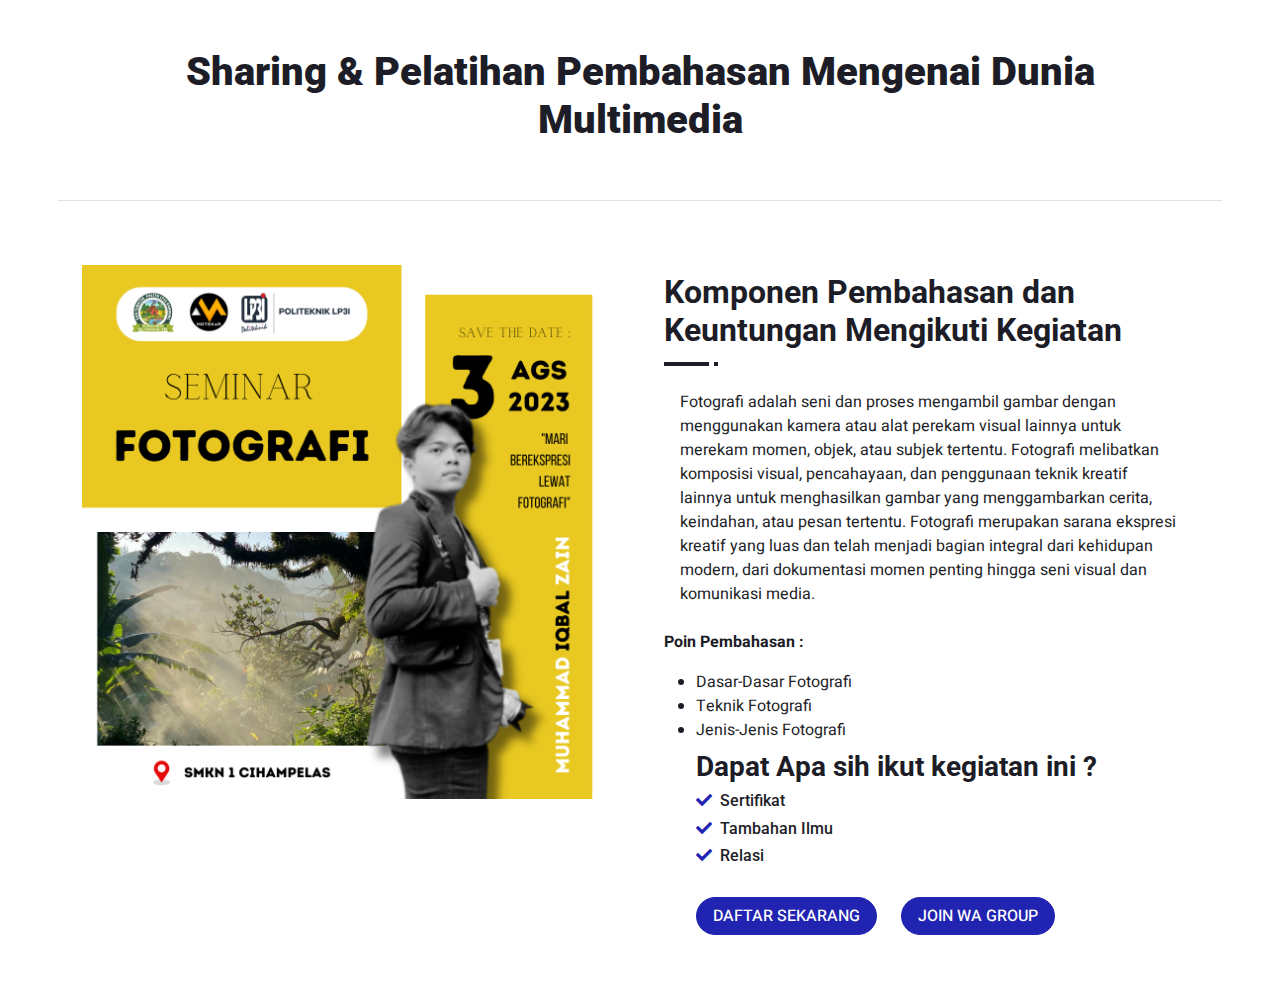
<file: Web02.html>
<!DOCTYPE html>
<html lang="en">

<head>
    <meta charset="utf-8">
    <title>Webinar Politeknik LP3I Bandung</title>
    <meta content="width=device-width, initial-scale=1.0" name="viewport">
    <meta content="" name="keywords">
    <meta content="" name="description">

    <!-- Favicon -->
    <link href="img/favicon.ico" rel="icon">

    <!-- Google Web Fonts -->
    <link rel="preconnect" href="https://fonts.googleapis.com">
    <link rel="preconnect" href="https://fonts.gstatic.com" crossorigin>
    <link href="https://fonts.googleapis.com/css2?family=Heebo:wght@400;500&family=Roboto:wght@400;500;700&display=swap" rel="stylesheet"> 

    <!-- Icon Font Stylesheet -->
    <link href="https://cdnjs.cloudflare.com/ajax/libs/font-awesome/5.10.0/css/all.min.css" rel="stylesheet">
    <link href="https://cdn.jsdelivr.net/npm/bootstrap-icons@1.4.1/font/bootstrap-icons.css" rel="stylesheet">

    <!-- Libraries Stylesheet -->
    <link href="lib/animate/animate.min.css" rel="stylesheet">
    <link href="lib/owlcarousel/assets/owl.carousel.min.css" rel="stylesheet">
    <link href="lib/lightbox/css/lightbox.min.css" rel="stylesheet">

    <!-- Customized Bootstrap Stylesheet -->
    <link href="css/bootstrap.min.css" rel="stylesheet">

    <!-- Template Stylesheet -->
    <link href="css/style.css" rel="stylesheet">
</head>

<body>
    <div class="container-xxl bg-white p-0">
        <!-- Spinner Start -->
        <div id="spinner" class="show bg-white position-fixed translate-middle w-100 vh-100 top-50 start-50 d-flex align-items-center justify-content-center">
            <div class="spinner-grow text-success" style="width: 3rem; height: 3rem;" role="status">
                <span class="sr-only">Loading...</span>
            </div>
        </div>
        <!-- Spinner End -->

        <!-- Navbar & Hero Start -->
        <div class="container-xxl position-relative p-0">
            <nav class="navbar navbar-expand-lg navbar-light px-4 px-lg-5 py-3 py-lg-0">
                <a href="index.html" class="navbar-brand p-0">
                    <h1 class="m-0"><i class="fa fa-search me-2"></i>KKN<span class="fs-5">Kelompok 8</span></h1>
                </a>
                
            </nav>

        <!-- Full Screen Search Start -->
        <div class="modal fade" id="searchModal" tabindex="-1">
            <div class="modal-dialog modal-fullscreen">
                <div class="modal-content" style="background: rgba(29, 29, 39, 0.7);">
                    <div class="modal-header border-0">
                        <button type="button" class="btn bg-white btn-close" data-bs-dismiss="modal" aria-label="Close"></button>
                    </div>
                    <div class="modal-body d-flex align-items-center justify-content-center">
                        <div class="input-group" style="max-width: 600px;">
                            <input type="text" class="form-control bg-transparent border-light p-3" placeholder="Type search keyword">
                            <button class="btn btn-light px-4"><i class="bi bi-search"></i></button>
                        </div>
                    </div>
                </div>
            </div>
        </div>
        <!-- Full Screen Search End -->


        <!-- About Start -->
        
        <div class="container-xxl py-5">
            <div class="container px-lg-6">
                <div class="row g-5">
                    <h1 class="text-center font-awesome"><b>Sharing & Pelatihan Pembahasan Mengenai Dunia Multimedia</b></h1><hr>
                    <div class="col-lg-6">
                        <img class="img-fluid wow zoomIn" data-wow-delay="0.5s" src="img/fotografi.png">
                    </div>
                    <div class="col-lg-6 wow fadeInUp" data-wow-delay="0.1s">
                        <div class="section-title position-relative mb-4 pb-2">
                            <h2 class="mt-2">Komponen Pembahasan dan Keuntungan Mengikuti Kegiatan</h2>
                        </div>
                        <p class="mb-4 text-dark px-3">Fotografi adalah seni dan proses mengambil gambar dengan menggunakan kamera atau alat perekam visual lainnya untuk merekam momen, objek, atau subjek tertentu. Fotografi melibatkan komposisi visual, pencahayaan, dan penggunaan teknik kreatif lainnya untuk menghasilkan gambar yang menggambarkan cerita, keindahan, atau pesan tertentu. Fotografi merupakan sarana ekspresi kreatif yang luas dan telah menjadi bagian integral dari kehidupan modern, dari dokumentasi momen penting hingga seni visual dan komunikasi media.</p>
                        <p class="text-dark"><b>Poin Pembahasan :</b></p>
                        <ul>
                            <li class="text-dark">Dasar-Dasar Fotografi</li>
                            <li class="text-dark">Teknik Fotografi</li>
                            <li class="text-dark">Jenis-Jenis Fotografi</li
                        </ul>
                        <div class="row g-3 mb-4">
                            <div  class="col-md-10">
                                <h3 class="mt-2">Dapat Apa sih ikut kegiatan ini ?</h3>
                                <h6 class="text-dark mb-2"><i class="fa fa-check text-primary me-2"></i>Sertifikat</h6>
                                <h6 class="mb-2"><i class="fa fa-check text-primary me-2"></i>Tambahan Ilmu</h6>
                                <h6 class="mb-2"><i class="fa fa-check text-primary me-2"></i>Relasi</h6>
                            </div>
                        </div>
                        <div class="d-flex align-items-center mt-4">
                            <a class="btn btn-primary rounded-pill px-3 me-4" href="https://forms.gle/cjt8u5Adj4wFdjWt9">DAFTAR SEKARANG</a>
                            <a class="btn btn-primary rounded-pill px-3 me-4" href="https://chat.whatsapp.com/KCyW2i3zc1L6Sm5SFF43zh ">JOIN WA GROUP</a>
                        </div>
                    </div>
                  
                </div>
            </div>
        </div>
        <!-- About End -->



    <!-- JavaScript Libraries -->
    <script src="https://code.jquery.com/jquery-3.4.1.min.js"></script>
    <script src="https://cdn.jsdelivr.net/npm/bootstrap@5.0.0/dist/js/bootstrap.bundle.min.js"></script>
    <script src="lib/wow/wow.min.js"></script>
    <script src="lib/easing/easing.min.js"></script>
    <script src="lib/waypoints/waypoints.min.js"></script>
    <script src="lib/owlcarousel/owl.carousel.min.js"></script>
    <script src="lib/isotope/isotope.pkgd.min.js"></script>
    <script src="lib/lightbox/js/lightbox.min.js"></script>

    <!-- Template Javascript -->
    <script src="js/main.js"></script>
</body>

</html>
</file>
<file: css/style.css>
/********** Template CSS **********/
:root {
    --dark: #1D1D27;
    --primary: #2124B1;
    --success:#0cb140;
    --secondary: #4777F5;
    --light: #F7FAFF;
    
}


/*** Spinner ***/
#spinner {
    opacity: 0;
    visibility: hidden;
    transition: opacity .5s ease-out, visibility 0s linear .5s;
    z-index: 99999;
}

#spinner.show {
    transition: opacity .5s ease-out, visibility 0s linear 0s;
    visibility: visible;
    opacity: 1;
}

.back-to-top {
    position: fixed;
    display: none;
    right: 45px;
    bottom: 45px;
    z-index: 99;
}


/*** Heading ***/
h1,
h2,
h3,
.fw-bold {
    font-weight: 700 !important;
}

h4,
h5,
h6,
.fw-medium {
    font-weight: 500 !important;
}


/*** Button ***/
.btn {
    font-weight: 500;
    transition: .5s;
}

.btn-square {
    width: 38px;
    height: 38px;
}

.btn-sm-square {
    width: 32px;
    height: 32px;
}

.btn-lg-square {
    width: 48px;
    height: 48px;
}

.btn-square,
.btn-sm-square,
.btn-lg-square {
    padding: 0;
    display: flex;
    align-items: center;
    justify-content: center;
    font-weight: normal;
    border-radius: 50px;
}


/*** Navbar ***/
.navbar-light .navbar-nav .nav-link {
    position: relative;
    margin-left: 25px;
    padding: 35px 0;
    color: var(--light) !important;
    outline: none;
    transition: .5s;
}

.sticky-top.navbar-light .navbar-nav .nav-link {
    padding: 20px 0;
    color: var(--dark) !important;
}

.navbar-light .navbar-nav .nav-link:hover,
.navbar-light .navbar-nav .nav-link.active {
    color: var(--success) !important;
}

.navbar-light .navbar-brand h1 {
    color: #FFFFFF;
}

.navbar-light .navbar-brand img {
    max-height: 60px;
    transition: .5s;
}

.sticky-top.navbar-light .navbar-brand img {
    max-height: 45px;
}

@media (max-width: 991.98px) {
    .sticky-top.navbar-light {
        position: relative;
        background: #FFFFFF;
    }

    .navbar-light .navbar-collapse {
        margin-top: 15px;
        border-top: 1px solid #DDDDDD;
    }

    .navbar-light .navbar-nav .nav-link,
    .sticky-top.navbar-light .navbar-nav .nav-link {
        padding: 10px 0;
        margin-left: 0;
        color: var(--dark) !important;
    }

    .navbar-light .navbar-brand h1 {
        color: var(--success);
    }

    .navbar-light .navbar-brand img {
        max-height: 45px;
    }
}

@media (min-width: 992px) {
    .navbar-light {
        position: absolute;
        width: 100%;
        top: 0;
        left: 0;
        border-bottom: 1px solid rgba(256, 256, 256, .1);
        z-index: 999;
    }
    
    .sticky-top.navbar-light {
        position: fixed;
        background: #FFFFFF;
    }

    .navbar-light .navbar-nav .nav-link::before {
        position: absolute;
        content: "";
        width: 0;
        height: 2px;
        bottom: -1px;
        left: 50%;
        background: var(--success);
        transition: .5s;
    }

    .navbar-light .navbar-nav .nav-link:hover::before,
    .navbar-light .navbar-nav .nav-link.active::before {
        width: 100%;
        left: 0;
    }

    .navbar-light .navbar-nav .nav-link.nav-contact::before {
        display: none;
    }

    .sticky-top.navbar-light .navbar-brand h1 {
        color: var(--success);
    }
}


/*** Hero Header ***/
.hero-header {
    background:
        url(../img/bg-dot.png),
        url(../img/bg-dot.png),
        url(../img/bg-round.png),
        url(../img/bg-tree.png),
        url(../img/bg-bottom-hero.png);
    background-position:
        10px 10px,
        bottom 190px right 10px,
        left 55% top -1px,
        left 45% bottom -1px,
        center bottom -1px;
    background-repeat: no-repeat;
}


/*** Section Title ***/
.section-title::before {
    position: absolute;
    content: "";
    width: 45px;
    height: 4px;
    bottom: 0;
    left: 0;
    background: var(--dark);
}

.section-title::after {
    position: absolute;
    content: "";
    width: 4px;
    height: 4px;
    bottom: 0;
    left: 50px;
    background: var(--dark);
}

.section-title.text-center::before {
    left: 50%;
    margin-left: -25px;
}

.section-title.text-center::after {
    left: 50%;
    margin-left: 25px;
}

.section-title h6::before,
.section-title h6::after {
    position: absolute;
    content: "";
    width: 10px;
    height: 10px;
    top: 2px;
    left: 0;
    background: rgb(18, 207, 46);
}

.section-title h6::after {
    top: 5px;
    left: 3px;
}


/*** Service ***/
.service-item {
    position: relative;
    height: 350px;
    padding: 30px 25px;
    background: #FFFFFF;
    box-shadow: 0 0 45px rgba(0, 0, 0, .08);
    transition: .5s;
}

.service-item:hover {
    background: var(--success);
}

.service-item .service-icon {
    margin: 0 auto 20px auto;
    width: 90px;
    height: 90px;
    display: flex;
    align-items: center;
    justify-content: center;
    color: var(--light);
    background: url(../img/icon-shape-primary.png) center center no-repeat;
    transition: .5s;
}

.service-item:hover .service-icon {
    color: var(--success);
    background: url(../img/icon-shape-white.png);
}

.service-item h5,
.service-item p {
    transition: .5s;
}

.service-item:hover h5,
.service-item:hover p {
    color: var(--light);
}

.service-item a.btn {
    position: relative;
    display: flex;
    color: var(--success);
    transition: .5s;
    z-index: 1;
}

.service-item:hover a.btn {
    color: var(--success);
}

.service-item a.btn::before {
    position: absolute;
    content: "";
    width: 35px;
    height: 35px;
    top: 0;
    left: 0;
    border-radius: 35px;
    background: #DDDDDD;
    transition: .5s;
    z-index: -1;
}

.service-item:hover a.btn::before {
    width: 100%;
    background: var(--success);
}


/*** Testimonial ***/
.newsletter,
.testimonial {
    background:
        url(../img/bg-top.png),
        url(../img/bg-bottom.png);
    background-position:
        left top,
        right bottom;
    background-repeat: no-repeat;
}

.testimonial-carousel .owl-item .testimonial-item,
.testimonial-carousel .owl-item.center .testimonial-item * {
    transition: .5s;
}

.testimonial-carousel .owl-item.center .testimonial-item {
    background: var(--light) !important;
    border-color: var(--light);
}

.testimonial-carousel .owl-item.center .testimonial-item * {
    color: #888888;
}

.testimonial-carousel .owl-item.center .testimonial-item i {
    color: var(--success) !important;
}

.testimonial-carousel .owl-item.center .testimonial-item h6 {
    color: var(--dark) !important;
}


/*** Team ***/
.team-item {
    position: relative;
    transition: .5s;
    z-index: 1;
}

.team-item::after {
    position: absolute;
    content: "";
    top: 3rem;
    right: 3rem;
    bottom: 0;
    left: 0;
    border-radius: 10px;
    background: #FFFFFF;
    box-shadow: 0 0 45px rgba(0, 0, 0, .1);
    transition: .5s;
    z-index: -1;
}

.team-item:hover::after {
    background: var(--success);
}

.team-item h5,
.team-item small {
    transition: .5s;
}

.team-item:hover h5,
.team-item:hover small {
    color: var(--light);
}


/*** Project Portfolio ***/
#portfolio-flters .btn {
    position: relative;
    display: inline-block;
    margin: 10px 4px 0 4px;
    transition: .5s;
}

#portfolio-flters .btn::after {
    position: absolute;
    content: "";
    right: -1px;
    bottom: -1px;
    border-left: 20px solid transparent;
    border-right: 0 solid transparent;
    border-bottom: 50px solid #FFFFFF;
}

#portfolio-flters .btn:hover,
#portfolio-flters .btn.active {
    color: var(--light);
    background: var(--primary);
}

.portfolio-overlay {
    position: absolute;
    display: flex;
    flex-direction: column;
    justify-content: center;
    width: 100%;
    height: 100%;
    padding: 30px;
    top: 0;
    left: 0;
    background: var(--success);
    transition: .5s;
    z-index: 1;
    opacity: 0;
}

.portfolio-item:hover .portfolio-overlay {
    opacity: 1;
}

.portfolio-item .btn {
    position: absolute;
    width: 90px;
    height: 90px;
    top: 0px;
    right: 0px;
    display: flex;
    align-items: center;
    justify-content: center;
    background: rl(../img/icon-shape-white.png) center center no-repeat;
    border: none;
    transition: .5s;
    opacity: 0;
    z-index: 2;
}

.portfolio-item:hover .btn {
    opacity: 1;
    transition-delay: .15s;
}


/*** Footer ***/
.footer {
    background: url(../img/footer.png) center center no-repeat;
    background-size: contain;
}

.footer .btn.btn-social {
    margin-right: 5px;
    width: 40px;
    height: 40px;
    display: flex;
    align-items: center;
    justify-content: center;
    color: var(--light);
    border: 1px solid rgba(256, 256, 256, .1);
    border-radius: 40px;
    transition: .3s;
}

.footer .btn.btn-social:hover {
    color: var(--success);
}

.footer .btn.btn-link {
    display: block;
    margin-bottom: 10px;
    padding: 0;
    text-align: left;
    color: var(--light);
    font-weight: normal;
    transition: .3s;
}

.footer .btn.btn-link::before {
    position: relative;
    content: "\f105";
    font-family: "Font Awesome 5 Free";
    font-weight: 900;
    margin-right: 10px;
}

.footer .btn.btn-link:hover {
    letter-spacing: 1px;
    box-shadow: none;
}

.footer .copyright {
    padding: 25px 0;
    font-size: 14px;
    border-top: 1px solid rgba(256, 256, 256, .1);
}

.footer .copyright a {
    color: var(--light);
}

.footer .footer-menu a {
    margin-right: 15px;
    padding-right: 15px;
    border-right: 1px solid rgba(255, 255, 255, .1);
}

.footer .footer-menu a:last-child {
    margin-right: 0;
    padding-right: 0;
    border-right: none;
}
</file>
